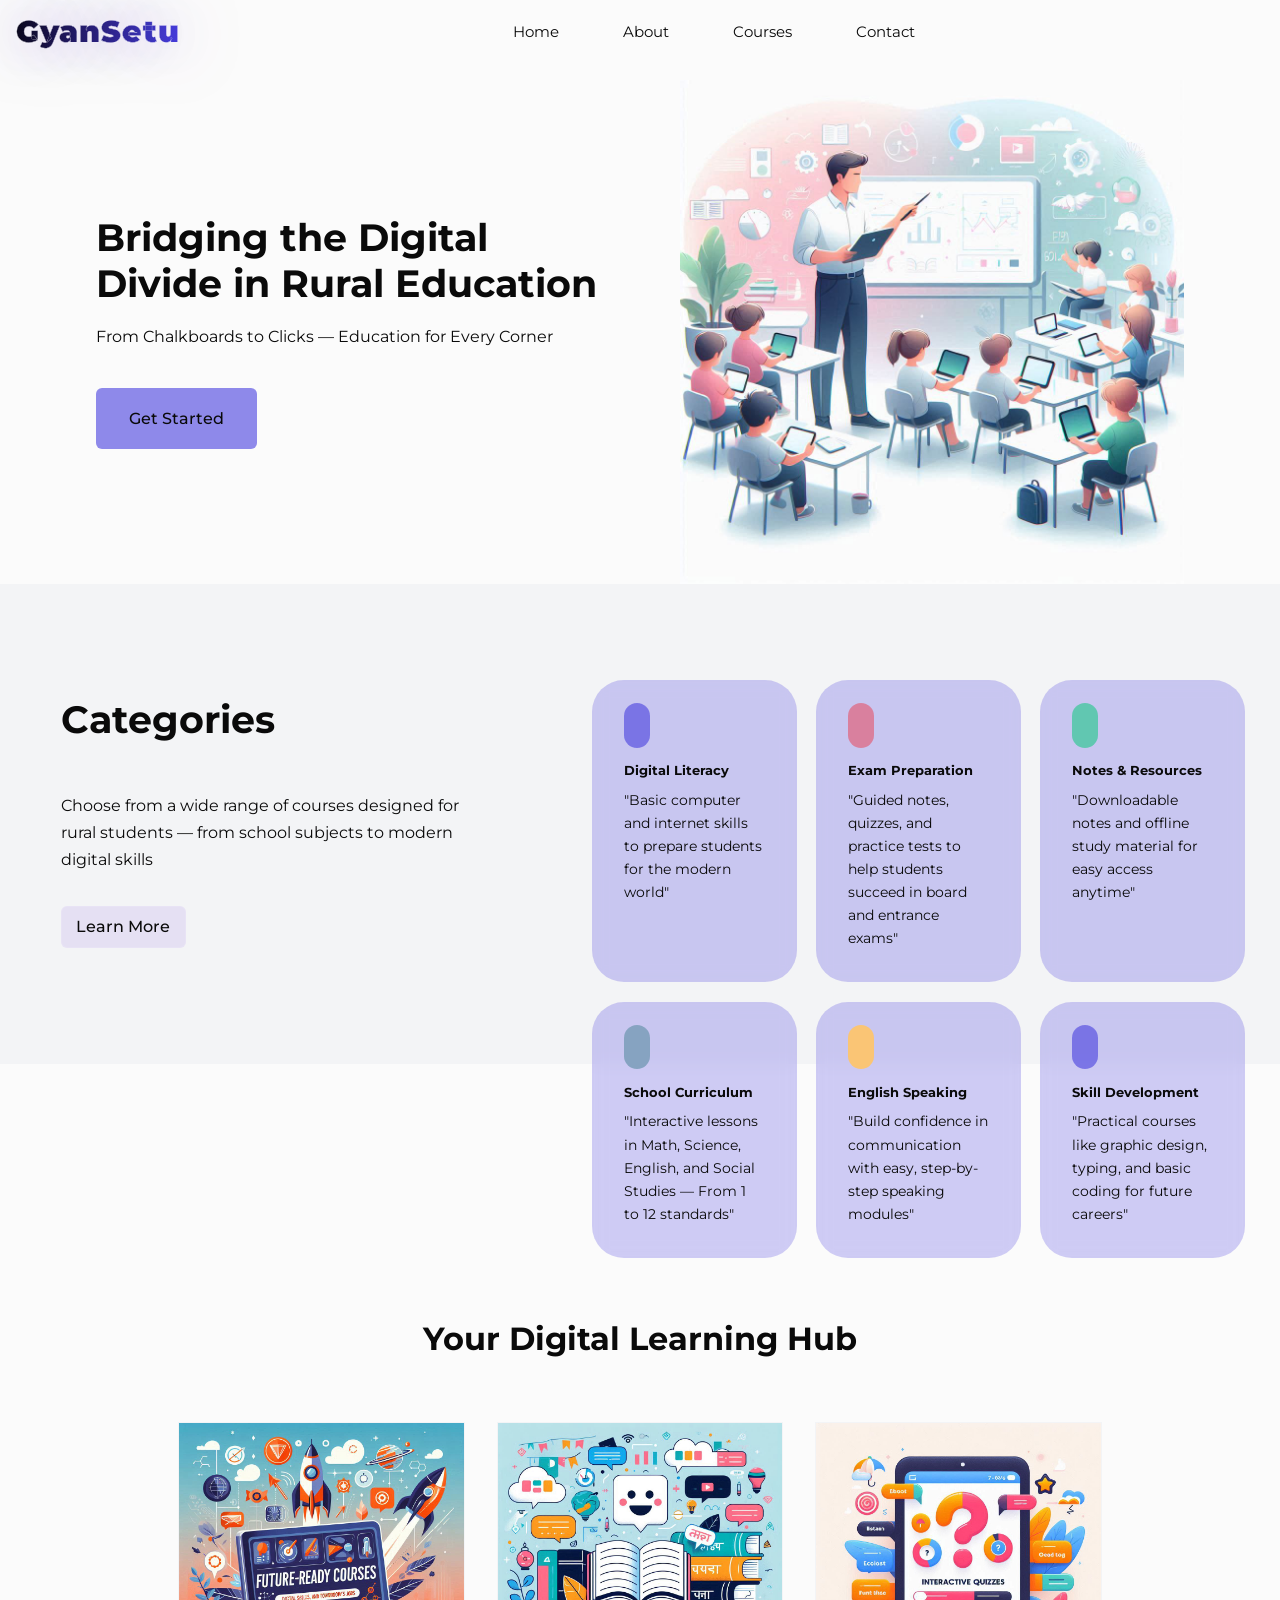
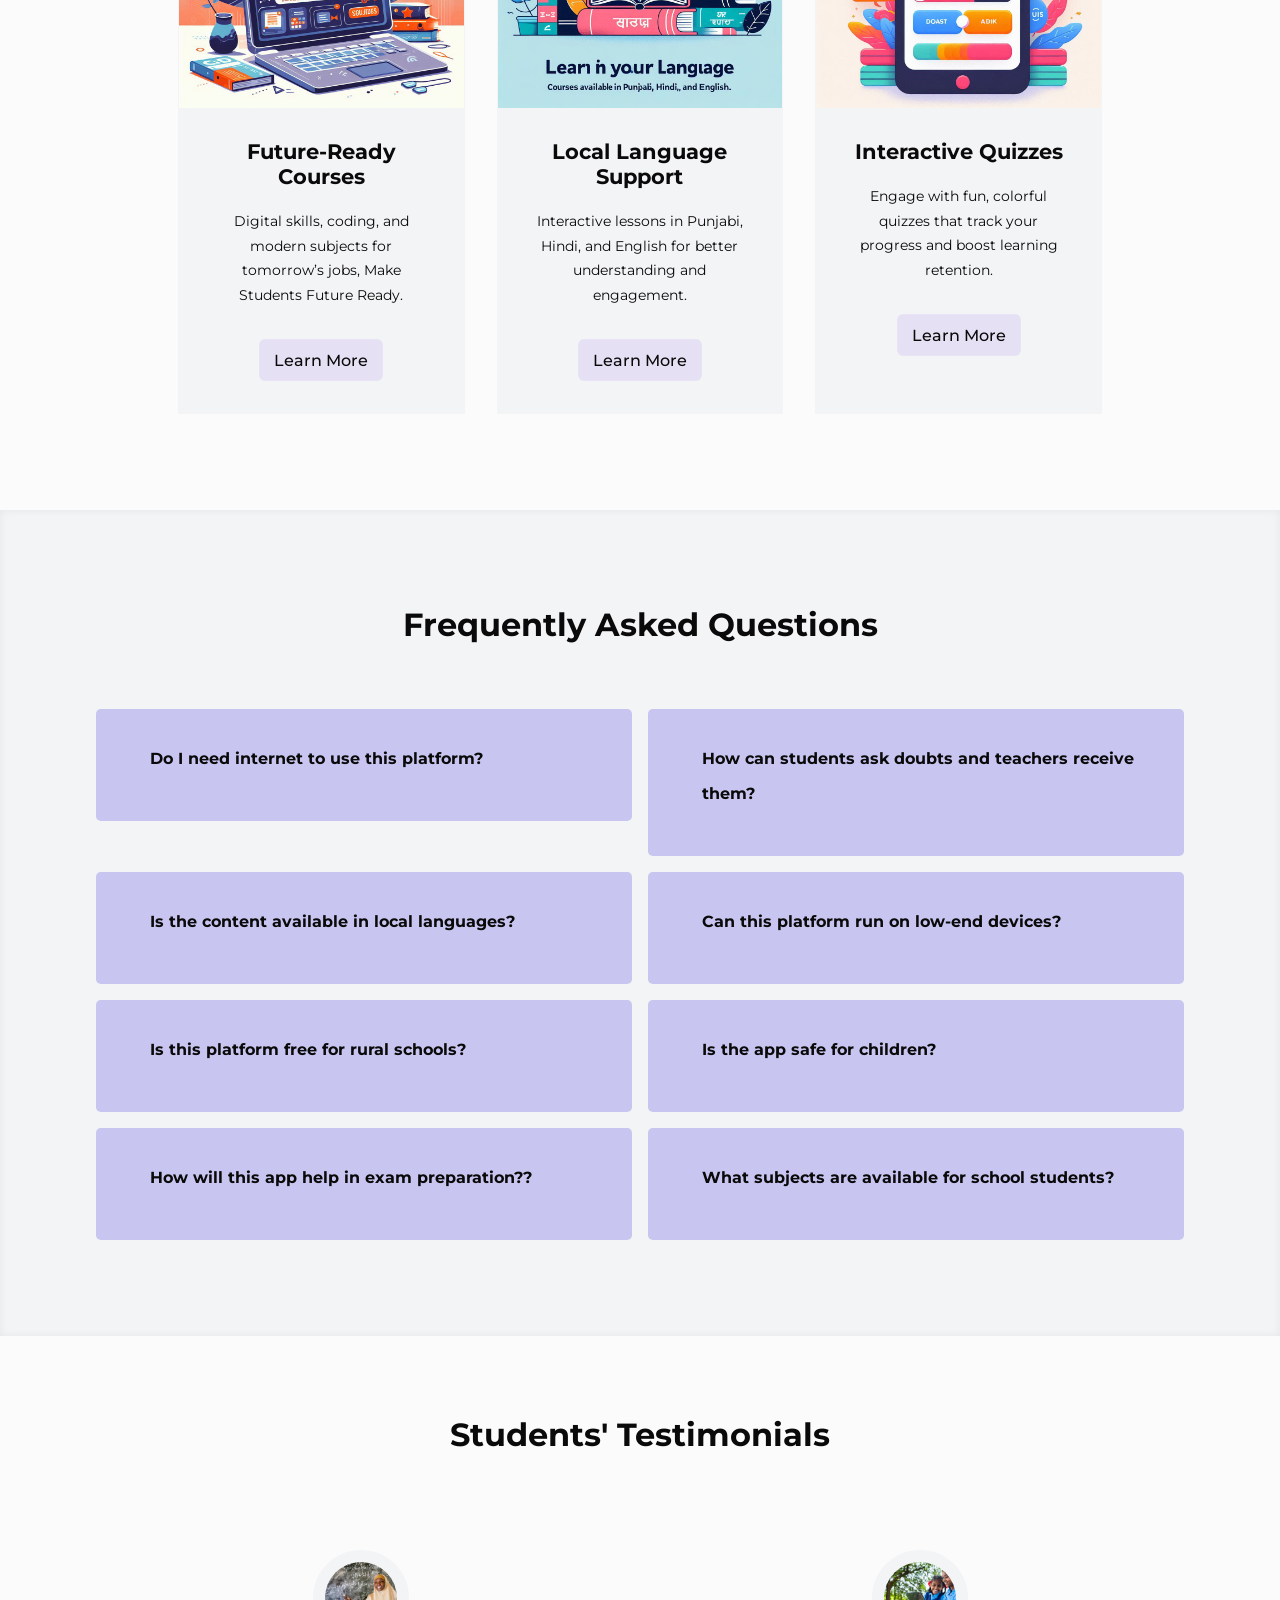
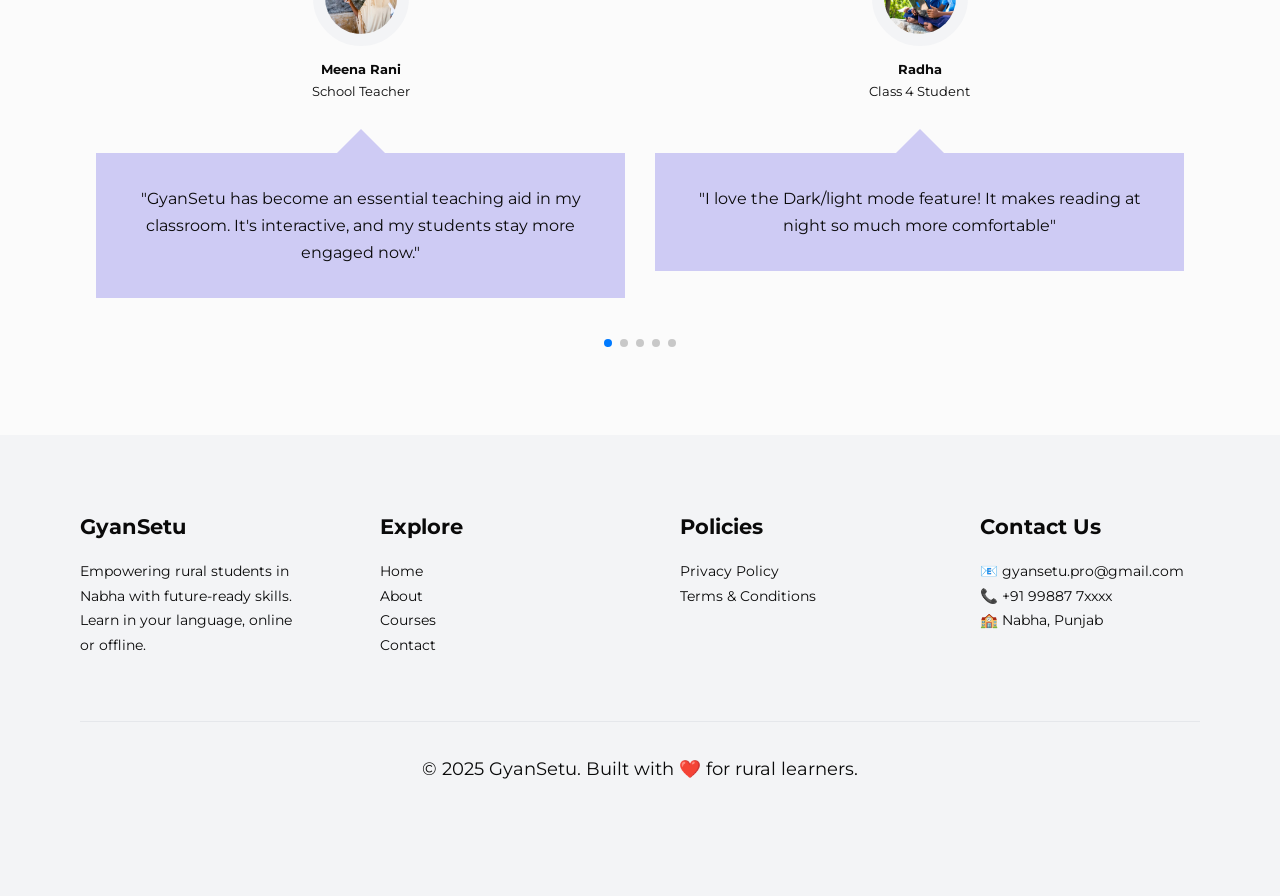
<file: index.html>
<!DOCTYPE html>
<html lang="en">
  <head>
    <meta charset="UTF-8" />
    <meta name="viewport" content="width=device-width, initial-scale=1.0" />
    <title>GyanSetu</title>
    <!-- CSS -->
    <link rel="stylesheet" href="css/style.css" />
    <link rel="icon" type="image/png" href="./images/favicon.png">

    <!-- Swiperjs  -->

    <link
      rel="stylesheet"
      href="https://cdn.jsdelivr.net/npm/swiper@11/swiper-bundle.min.css"
    />

    <!-- Fonts & Icons -->
    <link rel="preconnect" href="https://fonts.googleapis.com" />
    <link rel="preconnect" href="https://fonts.gstatic.com" crossorigin />
    <link
      href="https://fonts.googleapis.com/css2?family=Montserrat:ital,wght@0,100..900;1,100..900&display=swap"
      rel="stylesheet"
    />
    <link
      href="https://fonts.googleapis.com/css2?family=DM+Sans:ital,opsz,wght@0,9..40,100..1000;1,9..40,100..1000&display=swap"
      rel="stylesheet"
    />
    <link
      rel="stylesheet"
      href="https://unicons.iconscout.com/release/v4.2.0/css/line.css"
    />

    <script src="//translate.google.com/translate_a/element.js?cb=googleTranslateElementInit"></script>
  </head>

  <body class="dark">
    <!-- NAV -->
    <nav>
      <div class="nav_container">
        <a class="nav_logo" href="main_index.html">
          <h4>GyanSetu</h4>
        </a>

        <ul class="nav_menu">
          <li><a href="index.html">Home</a></li>
          <li><a href="about.html">About</a></li>
          <li><a href="courses.html">Courses</a></li>
          <li><a href="contact.html">Contact</a></li>
        </ul>

        <!-- Theme toggle -->
        <button id="theme-toggle" aria-label="Toggle theme"></button>
      </div>
    </nav>

    <!-- HEADER -->
    <header>
      <div class="container header_container">
        <div class="header_left">
          <h1>Bridging the Digital Divide in Rural Education</h1>
          <p>From Chalkboards to Clicks — Education for Every Corner</p>
          <a href="courses.html" class="btn btn-primary">Get Started</a>
        </div>

        <div class="header_right">
          <div class="header_right-image">
            <img
              src="./images/Designer (7).jpeg"
              alt="Illustration"
              class="theme-image light"
              loading="lazy"
            />
            <img
              src="./images/Designer (14).jpeg"
              alt="Illustration"
              class="theme-image dark"
              loading="lazy"
            />
          </div>
        </div>
      </div>
    </header>

    <!-- 888888888888888888 CATEGORIES 888888888888888888 -->

    <section class="categories">
      <div class="categories_container">
        <div class="container categories_left">
          <h1>Categories</h1>
          <p>
            Choose from a wide range of courses designed for rural students —
            from school subjects to modern digital skills
          </p>
          <a href="#" class="btn btnl">Learn More</a>
        </div>
        <div class="container categories_right">
          <article class="category">
            <span class="category_icon"
              ><i class="uil uil-desktop-alt"></i>
            </span>
            <h5>Digital Literacy</h5>
            <p>
              "Basic computer and internet skills to prepare students for the
              modern world"
            </p>
          </article>
          <article class="category">
            <span class="category_icon"><i class="uil uil-bullseye"></i> </span>
            <h5>Exam Preparation</h5>
            <p>
              "Guided notes, quizzes, and practice tests to help students
              succeed in board and entrance exams"
            </p>
          </article>
          <article class="category">
            <span class="category_icon">
              <i class="uil uil-notebooks"></i>
            </span>
            <h5>Notes & Resources</h5>
            <p>
              "Downloadable notes and offline study material for easy access
              anytime"
            </p>
          </article>
          <article class="category">
            <span class="category_icon">
              <i class="uil uil-graduation-cap"></i
            ></span>
            <h5>School Curriculum</h5>
            <p>
              "Interactive lessons in Math, Science, English, and Social Studies
              — From 1 to 12 standards"
            </p>
          </article>
          <article class="category">
            <span class="category_icon"><i class="uil uil-language"></i> </span>
            <h5>English Speaking</h5>
            <p>
              "Build confidence in communication with easy, step-by-step
              speaking modules"
            </p>
          </article>
          <article class="category">
            <span class="category_icon"
              ><i class="uil uil-brackets-curly"></i>
            </span>
            <h5>Skill Development</h5>
            <p>
              "Practical courses like graphic design, typing, and basic coding
              for future careers"
            </p>
          </article>
        </div>
      </div>
    </section>

    <!--**************** END OF CATEGORIES ************** -->

    <section class="courses">
      <div class="container couses_container">
        <h2>Your Digital Learning Hub</h2>
        <div class="container courses_container">
          <article class="course">
            <div class="course_image">
              <img
                src="./images/new11.jpeg"
                alt="Illustration"
                class="theme-image light"
                loading="lazy"
              />
              <img
                src="./images/new1.png"
                alt="Illustration"
                class="theme-image dark"
                loading="lazy"
              />
            </div>
            <div class="course_info">
              <h4>Future-Ready Courses</h4>
              <p>
                Digital skills, coding, and modern subjects for tomorrow’s jobs,
                Make Students Future Ready.
              </p>
              <a href="courses.html" class="btn btnl">Learn More </a>
            </div>
          </article>

          <article class="course">
            <div class="course_image">
              <img
                src="./images/new33.jpeg"
                alt="Illustration"
                class="theme-image light"
                loading="lazy"
              />
              <img
                src="./images/new3.png"
                alt="Illustration"
                class="theme-image dark"
                loading="lazy"
              />
            </div>
            <div class="course_info">
              <h4>Local Language Support</h4>
              <p>
                Interactive lessons in Punjabi, Hindi, and English for better
                understanding and engagement.
              </p>
              <a href="courses.html" class="btn btnl">Learn More </a>
            </div>
          </article>

          <article class="course">
            <div class="course_image">
              <img
                src="./images/new22.jpeg"
                alt="Illustration"
                class="theme-image light"
                loading="lazy"
              />
              <img
                src="./images/new2.png"
                alt="Illustration"
                class="theme-image dark"
                loading="lazy"
              />
            </div>
            <div class="course_info">
              <h4>Interactive Quizzes</h4>
              <p>
                Engage with fun, colorful quizzes that track your progress and
                boost learning retention.
              </p>
              <a href="courses.html" class="btn btnl">Learn More </a>
            </div>
          </article>
        </div>
      </div>
    </section>

    <!--**************** END OF COURSES ************** -->

    <section class="faqs">
      <h2>Frequently Asked Questions</h2>
      <div class="container faqs_container">
        <article class="faq">
          <div class="faq_icon"><i class="uil uil-angle-down"></i></div>
          <div class="question_answer">
            <h4>Do I need internet to use this platform?</h4>
            <p>
              No! Our app works offline. Once you download the content, you can
              access lessons, notes, and quizzes without internet.
            </p>
          </div>
        </article>

        <article class="faq">
          <div class="faq_icon"><i class="uil uil-angle-down"></i></div>
          <div class="question_answer">
            <h4>How can students ask doubts and teachers receive them?</h4>
            <p>
              Students can submit their doubts easily using the Contact Us
              option within the platform. All queries are automatically sent to
              the registered teacher’s email, ensuring timely guidance and
              personalized support.
            </p>
          </div>
        </article>

        <article class="faq">
          <div class="faq_icon"><i class="uil uil-angle-down"></i></div>
          <div class="question_answer">
            <h4>Is the content available in local languages?</h4>
            <p>
              Yes. Students can learn in Punjabi, Hindi, or English, making it
              easier for rural learners to understand concepts.
            </p>
          </div>
        </article>

        <article class="faq">
          <div class="faq_icon"><i class="uil uil-angle-down"></i></div>
          <div class="question_answer">
            <h4>Can this platform run on low-end devices?</h4>
            <p>
              Absolutely. The platform is optimized for entry-level smartphones
              and computers, ensuring smooth access even with poor connectivity.
            </p>
          </div>
        </article>

        <article class="faq">
          <div class="faq_icon"><i class="uil uil-angle-down"></i></div>
          <div class="question_answer">
            <h4>Is this platform free for rural schools?</h4>
            <p>
              Yes, it is designed to support government schools and rural
              communities without extra cost.
            </p>
          </div>
        </article>

        <article class="faq">
          <div class="faq_icon"><i class="uil uil-angle-down"></i></div>
          <div class="question_answer">
            <h4>Is the app safe for children?</h4>
            <p>
              Yes. The app is 100% safe, free from ads, and designed only for
              educational purposes.
            </p>
          </div>
        </article>

        <article class="faq">
          <div class="faq_icon"><i class="uil uil-angle-down"></i></div>
          <div class="question_answer">
            <h4>How will this app help in exam preparation??</h4>
            <p>
              The platform includes guided notes, practice papers, mock tests,
              and previous year question banks.
            </p>
          </div>
        </article>

        <article class="faq">
          <div class="faq_icon"><i class="uil uil-angle-down"></i></div>
          <div class="question_answer">
            <h4>What subjects are available for school students?</h4>
            <p>
              We provide interactive lessons in Math, Science, English, and
              Social Studies for classes 1–12, plus skill-based courses like
              English speaking and coding.
            </p>
          </div>
        </article>
      </div>
    </section>
    <!--************************** END OF FAQS ********************************* -->

    <section class="container testimonials_container swiper mySwiper">
      <h2>Students' Testimonials</h2>
      <div class="swiper-wrapper">
        <article class="testimonial swiper-slide">
          <div class="avatar">
            <img src="./images/stu6.jpg" alt="student1" loading="lazy" />
          </div>
          <div class="testimonial_info">
            <h5>Meena Rani</h5>
            <small>School Teacher</small>
          </div>
          <div class="testimonial_body">
            <p>
              "GyanSetu has become an essential teaching aid in my classroom.
              It's interactive, and my students stay more engaged now."
            </p>
          </div>
        </article>

        <article class="testimonial swiper-slide">
          <div class="avatar">
            <img src="./images/stu2.jpg" alt="student1" loading="lazy" />
          </div>

          <div class="testimonial_info">
            <h5>Radha</h5>
            <small>Class 4 Student</small>
          </div>
          <div class="testimonial_body">
            <p>
              "I love the Dark/light mode feature! It makes reading at night so
              much more comfortable"
            </p>
          </div>
        </article>

        <article class="testimonial swiper-slide">
          <div class="avatar">
            <img src="./images/stu3.jpg" alt="student1" loading="lazy" />
          </div>

          <div class="testimonial_info">
            <h5>Krishna kumar</h5>
            <small>Class 12 Student</small>
          </div>
          <div class="testimonial_body">
            <p>
              "I never thought I could learn coding in my village. GyanSetu made
              it possible"
            </p>
          </div>
        </article>

        <article class="testimonial swiper-slide">
          <div class="avatar">
            <img src="./images/stu5.jpg" alt="student1" loading="lazy" />
          </div>
          <div class="testimonial_info">
            <h5>Parent</h5>
            <small>of Class 6 Student</small>
          </div>
          <div class="testimonial_body">
            <p>
              "My Daughter used to fear English. After starting with GyanSetu,
              he's now writing essays on his own. It’s a huge improvement."
            </p>
          </div>
        </article>

        <article class="testimonial swiper-slide">
          <div class="avatar">
            <img src="./images/stu4.jpg" alt="student1" loading="lazy" />
          </div>

          <div class="testimonial_info">
            <h5>More Voices</h5>
            <small>Coming Soon</small>
          </div>
          <div class="testimonial_body">
            <p>
              "More stories coming soon from students in Mehas, Bhadson,
              Amargarh, and nearby schools...""
            </p>
          </div>
        </article>
      </div>
      <div class="swiper-pagination"></div>
    </section>
    <!-- ************************** END OF TESTIMONIALS ********************************* -->

    <footer>
      <div class="footer_container">
        <div class="footer_about">
          <h4>GyanSetu</h4>
          <p>
            Empowering rural students in Nabha with future-ready skills. Learn
            in your language, online or offline.
          </p>
        </div>

        <div class="footer_links">
          <h4>Explore</h4>
          <ul>
            <li><a href="index.html">Home</a></li>
            <li><a href="about.html">About</a></li>
            <li><a href="courses.html">Courses</a></li>
            <li><a href="contact.html">Contact</a></li>
          </ul>
        </div>

        <div class="footer_policy">
          <h4>Policies</h4>
          <ul>
            <li><a href="#">Privacy Policy</a></li>
            <li><a href="#">Terms & Conditions</a></li>
          </ul>
        </div>

        <div class="footer_contact">
          <h4>Contact Us</h4>
          <p>📧 gyansetu.pro@gmail.com</p>
          <p>📞 +91 99887 7xxxx</p>
          <p>🏫 Nabha, Punjab</p>
        </div>
      </div>

      <div class="footer_copyright">
        <p>© 2025 GyanSetu. Built with ❤️ for rural learners.</p>
      </div>
    </footer>

    <script src="https://cdn.jsdelivr.net/npm/swiper@11/swiper-bundle.min.js"></script>
    <script src="main.js"></script>

    <script>
      // Initialize Swiper
      var swiper = new Swiper(".mySwiper", {
        slidesPerView: 1,
        spaceBetween: 30,
        loop: true,
        autoplay: {
          delay: 2000,
          disableOnInteraction: false,
        },
        pagination: {
          el: ".swiper-pagination",
          clickable: true,
        },
        breakpoints: {
          600: {
            slidesPerView: 2,
          },
        },
      });

      // Stop autoplay initially
      swiper.autoplay.stop();

      // Trigger autoplay when testimonials section enters view
      const testimonialSection = document.querySelector(
        ".testimonials_container.mySwiper"
      );
      if (testimonialSection) {
        const observer = new IntersectionObserver(
          (entries) => {
            entries.forEach((entry) => {
              if (entry.isIntersecting) {
                swiper.autoplay.start();
              } else {
                swiper.autoplay.stop();
              }
            });
          },
          {
            threshold: 0.5, // adjust as needed
          }
        );

        observer.observe(testimonialSection);
      }
    </script>
    <script type="text/javascript">
    (function (l) {
      if (l.search[1] === "/") {
        var decoded = l.search
          .slice(1)
          .split("&")
          .map(function (s) {
            return s.replace(/~and~/g, "&");
          })
          .join("?");
        window.history.replaceState(
          null,
          null,
          l.pathname.slice(0, -1) + decoded + l.hash
        );
      }
    })(window.location);
  </script>
  </body>
</html>
</file>
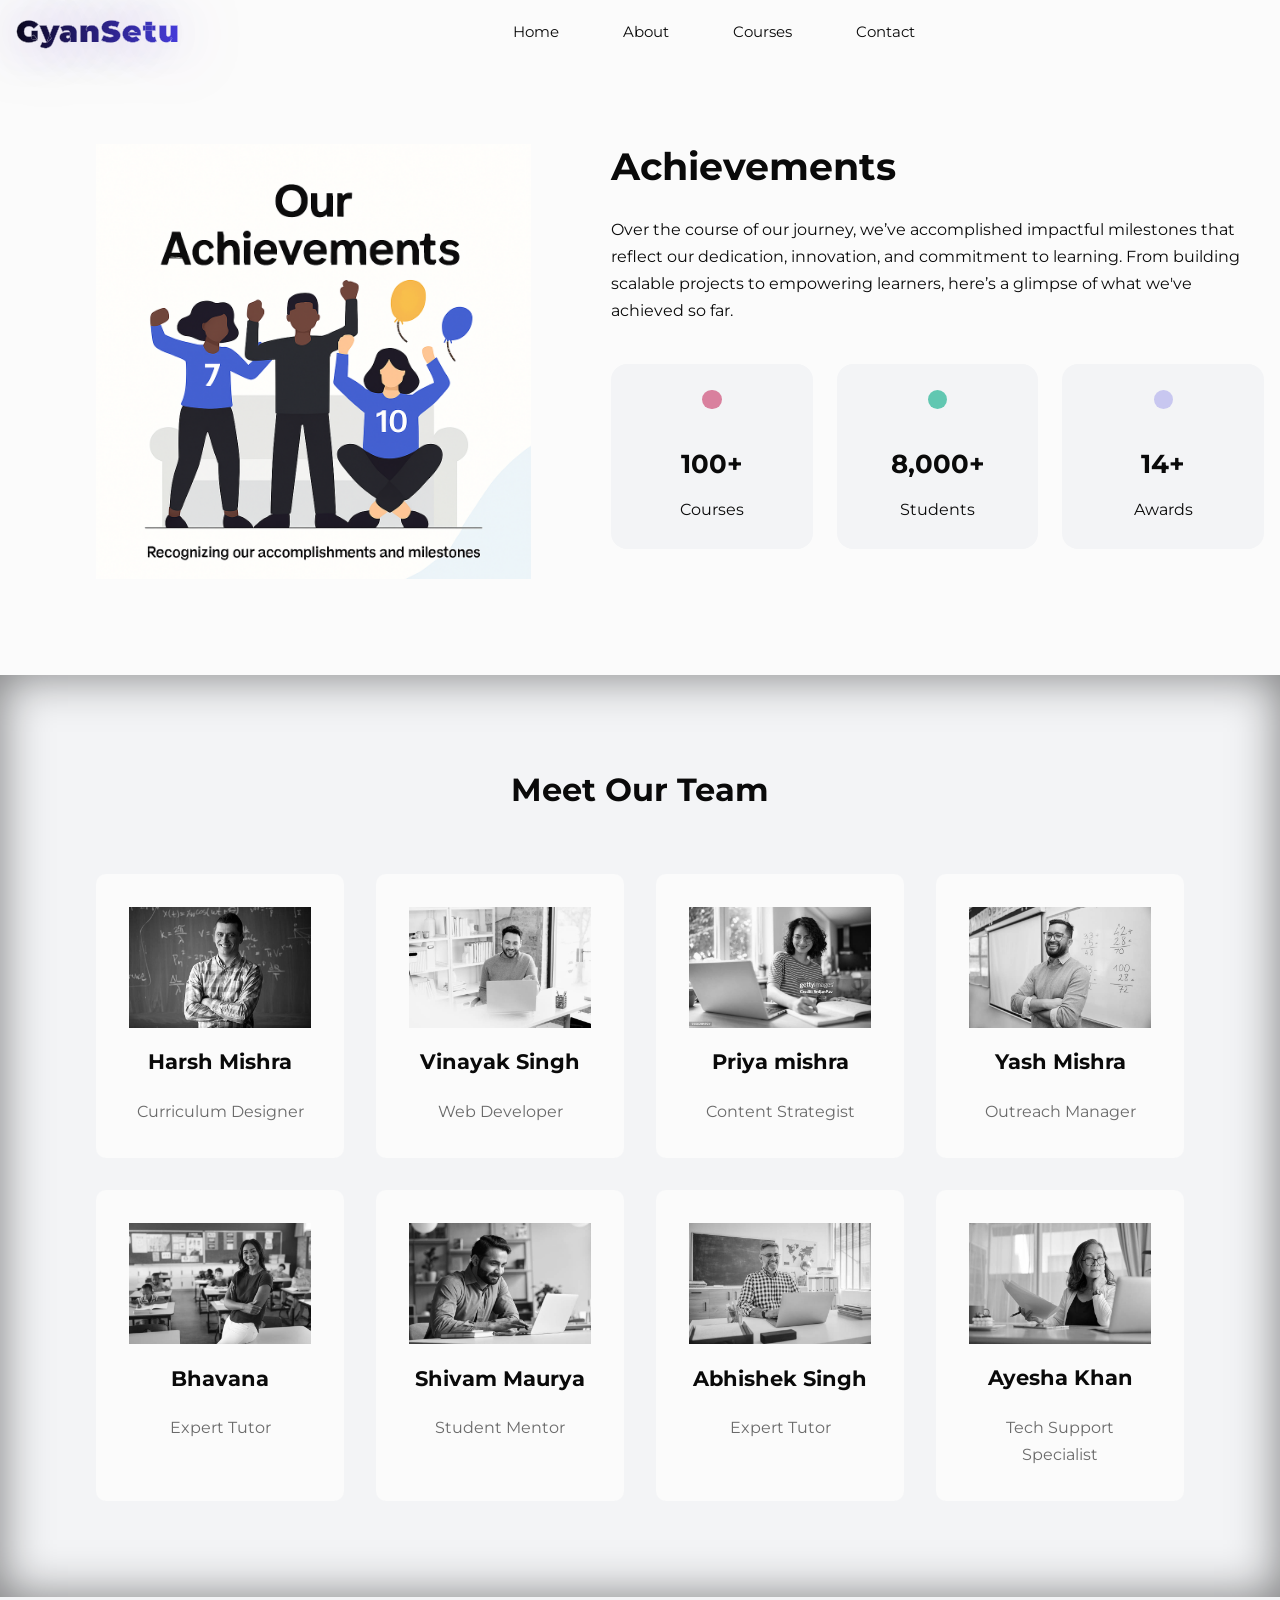
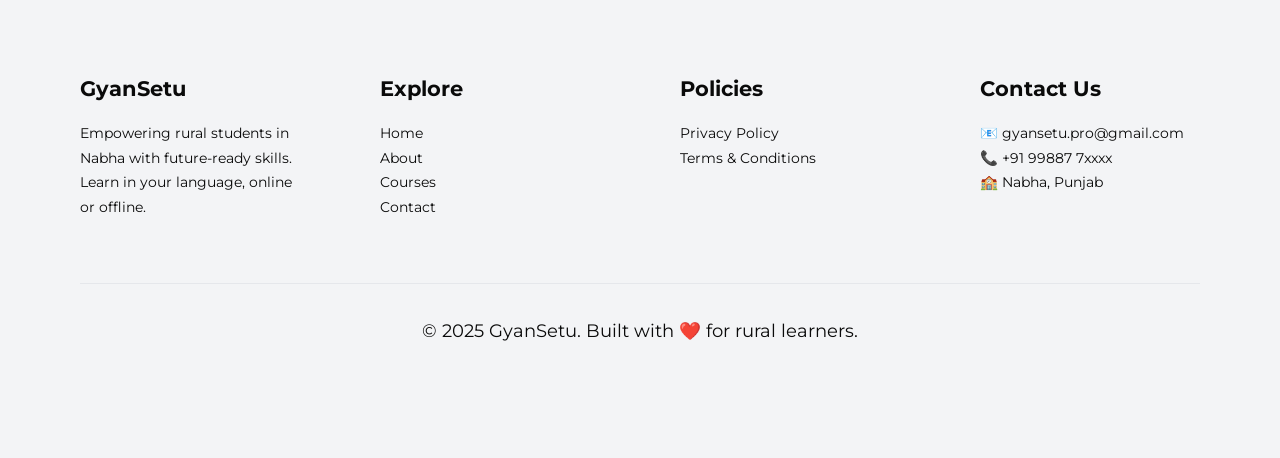
<file: about.html>
<!DOCTYPE html>
<html lang="en">
  <head>
    <meta charset="UTF-8" />
    <meta name="viewport" content="width=device-width, initial-scale=1.0" />
    <title>GyanSetu</title>
    <!-- CSS -->
    <link rel="stylesheet" href="css/style.css" />
    <link rel="stylesheet" href="css/about.css" />
    <link rel="icon" type="image/png" href="./images/favicon.png" />

    <!-- Fonts & Icons -->
    <link rel="preconnect" href="https://fonts.googleapis.com" />
    <link rel="preconnect" href="https://fonts.gstatic.com" crossorigin />
    <link
      href="https://fonts.googleapis.com/css2?family=Montserrat:ital,wght@0,100..900;1,100..900&display=swap"
      rel="stylesheet"
    />
    <link
      href="https://fonts.googleapis.com/css2?family=DM+Sans:ital,opsz,wght@0,9..40,100..1000;1,9..40,100..1000&display=swap"
      rel="stylesheet"
    />
    <link
      rel="stylesheet"
      href="https://unicons.iconscout.com/release/v4.2.0/css/line.css"
    />

    <script src="//translate.google.com/translate_a/element.js?cb=googleTranslateElementInit"></script>
  </head>

  <body class="dark">
    <!-- NAV -->
    <nav>
      <div class="nav_container">
        <a class="nav_logo" href="main_index.html">
          <h4>GyanSetu</h4>
        </a>

        <ul class="nav_menu">
          <li><a href="index.html">Home</a></li>
          <li><a href="about.html">About</a></li>
          <li><a href="courses.html">Courses</a></li>
          <li><a href="contact.html">Contact</a></li>
        </ul>

        <!-- Theme toggle -->
        <button id="theme-toggle" aria-label="Toggle theme"></button>
      </div>
    </nav>
    <!-- *********************** End of NAV************************************** -->

    <section class="about_achievements">
      <div class="container about_achievements-container">
        <div class="about_achievements-left">
          <img
            src="./images/about2.png"
            alt="Illustration"
            class="theme-image light"
            loading="lazy"
          />
          <img
            src="./images/about1.png"
            alt="Illustration"
            class="theme-image dark"
            loading="lazy"
          />
        </div>

        <div class="about_achievements-right">
          <h1>Achievements</h1>
          <p>
            Over the course of our journey, we’ve accomplished impactful
            milestones that reflect our dedication, innovation, and commitment
            to learning. From building scalable projects to empowering learners,
            here’s a glimpse of what we've achieved so far.
          </p>
          <div class="achievements_cards">
            <article class="achievement_card">
              <span class="achievement_icon">
                <i class="uil uil-airplay"></i>
              </span>
              <h3>100+</h3>
              <p>Courses</p>
            </article>

            <article class="achievement_card">
              <span class="achievement_icon"
                ><i class="uil uil-users-alt"></i>
              </span>
              <h3>8,000+</h3>
              <p>Students</p>
            </article>

            <article class="achievement_card">
              <span class="achievement_icon"
                ><i class="uil uil-trophy"></i
              ></span>
              <h3>14+</h3>
              <p>Awards</p>
            </article>
          </div>
        </div>
      </div>
    </section>
    <!-- *********************** End of About Achievements************************************** -->

    <section class="team">
      <h2>Meet Our Team</h2>
      <div class="container team_container">
        <article class="team_member">
          <div class="team_member-image">
            <img src="./images/t1.jpg" alt="teacher" />
          </div>
          <div class="team_member-info">
            <h4>Harsh Mishra</h4>
            <p>Curriculum Designer</p>
          </div>
          <div class="team_member-socials">
            <a href="https://instagram.com" target="" _blank
              ><i class="uil uil-instagram"></i
            ></a>
            <a href="https://linkedin.com" target="" _blank
              ><i class="uil uil-linkedin"></i
            ></a>
            <a href="https://twitter.com" target="" _blank
              ><i class="uil uil-twitter"></i
            ></a>
          </div>
        </article>

        <article class="team_member">
          <div class="team_member-image">
            <img src="./images/t2.jpg" alt="teacher" />
          </div>
          <div class="team_member-info">
            <h4>Vinayak Singh</h4>
            <p>Web Developer</p>
          </div>
          <div class="team_member-socials">
            <a href="https://instagram.com" target="" _blank
              ><i class="uil uil-instagram"></i
            ></a>
            <a href="https://linkedin.com" target="" _blank
              ><i class="uil uil-linkedin"></i
            ></a>
            <a href="https://twitter.com" target="" _blank
              ><i class="uil uil-twitter"></i
            ></a>
          </div>
        </article>

        <article class="team_member">
          <div class="team_member-image">
            <img src="./images/t3.jpg" alt="teacher" />
          </div>
          <div class="team_member-info">
            <h4>Priya mishra</h4>
            <p>Content Strategist</p>
          </div>
          <div class="team_member-socials">
            <a href="https://instagram.com" target="" _blank
              ><i class="uil uil-instagram"></i
            ></a>
            <a href="https://linkedin.com" target="" _blank
              ><i class="uil uil-linkedin"></i
            ></a>
            <a href="https://twitter.com" target="" _blank
              ><i class="uil uil-twitter"></i
            ></a>
          </div>
        </article>

        <article class="team_member">
          <div class="team_member-image">
            <img src="./images/t4.jpg" alt="teacher" />
          </div>
          <div class="team_member-info">
            <h4>Yash Mishra</h4>
            <p>Outreach Manager</p>
          </div>
          <div class="team_member-socials">
            <a href="https://instagram.com" target="" _blank
              ><i class="uil uil-instagram"></i
            ></a>
            <a href="https://linkedin.com" target="" _blank
              ><i class="uil uil-linkedin"></i
            ></a>
            <a href="https://twitter.com" target="" _blank
              ><i class="uil uil-twitter"></i
            ></a>
          </div>
        </article>

        <article class="team_member">
          <div class="team_member-image">
            <img src="./images/t5.jpg" alt="teacher" />
          </div>
          <div class="team_member-info">
            <h4>Bhavana</h4>
            <p>Expert Tutor</p>
          </div>
          <div class="team_member-socials">
            <a href="https://instagram.com" target="" _blank
              ><i class="uil uil-instagram"></i
            ></a>
            <a href="https://linkedin.com" target="" _blank
              ><i class="uil uil-linkedin"></i
            ></a>
            <a href="https://twitter.com" target="" _blank
              ><i class="uil uil-twitter"></i
            ></a>
          </div>
        </article>

        <article class="team_member">
          <div class="team_member-image">
            <img src="./images/t6.jpg" alt="teacher" />
          </div>
          <div class="team_member-info">
            <h4>Shivam Maurya</h4>
            <p>Student Mentor</p>
          </div>
          <div class="team_member-socials">
            <a href="https://instagram.com" target="" _blank
              ><i class="uil uil-instagram"></i
            ></a>
            <a href="https://linkedin.com" target="" _blank
              ><i class="uil uil-linkedin"></i
            ></a>
            <a href="https://twitter.com" target="" _blank
              ><i class="uil uil-twitter"></i
            ></a>
          </div>
        </article>

        <article class="team_member">
          <div class="team_member-image">
            <img src="./images/t7.jpg" alt="teacher" />
          </div>
          <div class="team_member-info">
            <h4>Abhishek Singh</h4>
            <p>Expert Tutor</p>
          </div>
          <div class="team_member-socials">
            <a href="https://instagram.com" target="" _blank
              ><i class="uil uil-instagram"></i
            ></a>
            <a href="https://linkedin.com" target="" _blank
              ><i class="uil uil-linkedin"></i
            ></a>
            <a href="https://twitter.com" target="" _blank
              ><i class="uil uil-twitter"></i
            ></a>
          </div>
        </article>

        <article class="team_member">
          <div class="team_member-image">
            <img src="./images/t8.jpg" alt="teacher" />
          </div>
          <div class="team_member-info">
            <h4>Ayesha Khan</h4>
            <p>Tech Support Specialist</p>
          </div>
          <div class="team_member-socials">
            <a href="https://instagram.com" target="" _blank
              ><i class="uil uil-instagram"></i
            ></a>
            <a href="https://linkedin.com" target="" _blank
              ><i class="uil uil-linkedin"></i
            ></a>
            <a href="https://twitter.com" target="" _blank
              ><i class="uil uil-twitter"></i
            ></a>
          </div>
        </article>
      </div>
    </section>
    <!-- *********************** End of Team Section************************************** -->















    <footer>
      <div class="footer_container">
        <div class="footer_about">
          <h4>GyanSetu</h4>
          <p>
            Empowering rural students in Nabha with future-ready skills. Learn
            in your language, online or offline.
          </p>
        </div>

        <div class="footer_links">
          <h4>Explore</h4>
          <ul>
            <li><a href="index.html">Home</a></li>
            <li><a href="about.html">About</a></li>
            <li><a href="courses.html">Courses</a></li>
            <li><a href="contact.html">Contact</a></li>
          </ul>
        </div>

        <div class="footer_policy">
          <h4>Policies</h4>
          <ul>
            <li><a href="#">Privacy Policy</a></li>
            <li><a href="#">Terms & Conditions</a></li>
          </ul>
        </div>

        <div class="footer_contact">
          <h4>Contact Us</h4>
          <p>📧 gyansetu.pro@gmail.com</p>
          <p>📞 +91 99887 7xxxx</p>
          <p>🏫 Nabha, Punjab</p>
        </div>
      </div>

      <div class="footer_copyright">
        <p>© 2025 GyanSetu. Built with ❤️ for rural learners.</p>
      </div>
    </footer>

    <script src="https://cdn.jsdelivr.net/npm/swiper@11/swiper-bundle.min.js"></script>
    <script src="main.js"></script>
  </body>
</html>
</file>
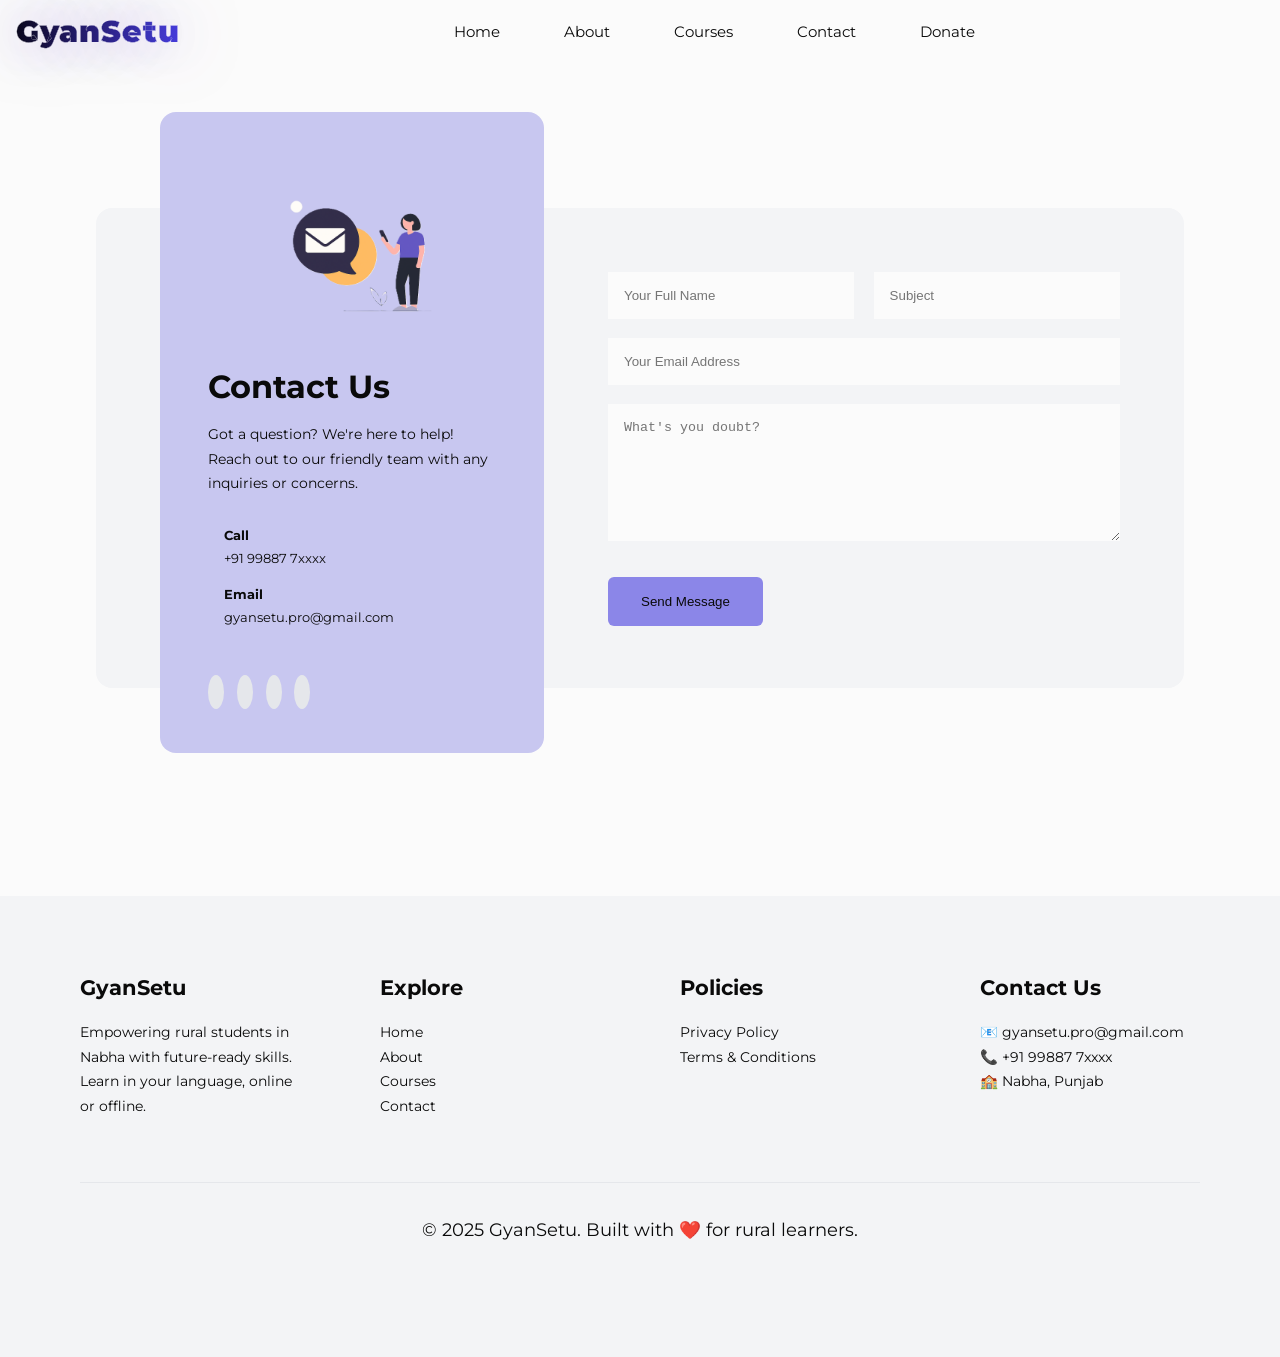
<file: contact.html>
<!DOCTYPE html>
<html lang="en">
  <head>
    <meta charset="UTF-8" />
    <meta name="viewport" content="width=device-width, initial-scale=1.0" />
    <title>GyanSetu</title>
    <!-- CSS -->
    <link rel="stylesheet" href="css/style.css" />
    <link rel="stylesheet" href="css/contact.css" />
    <link rel="icon" type="image/png" href="./images/favicon.png" />

    <!-- Fonts & Icons -->
    <link rel="preconnect" href="https://fonts.googleapis.com" />
    <link rel="preconnect" href="https://fonts.gstatic.com" crossorigin />
    <link
      href="https://fonts.googleapis.com/css2?family=Montserrat:ital,wght@0,100..900;1,100..900&display=swap"
      rel="stylesheet"
    />
    <link
      href="https://fonts.googleapis.com/css2?family=DM+Sans:ital,opsz,wght@0,9..40,100..1000;1,9..40,100..1000&display=swap"
      rel="stylesheet"
    />
    <link
      rel="stylesheet"
      href="https://unicons.iconscout.com/release/v4.2.0/css/line.css"
    />

    <script src="//translate.google.com/translate_a/element.js?cb=googleTranslateElementInit"></script>
  </head>

  <body class="dark">
    <!-- NAV -->
    <nav>
      <div class="nav_container">
        <a class="nav_logo" href="main_index.html">
          <h4>GyanSetu</h4>
        </a>

        <ul class="nav_menu">
          <li><a href="index.html">Home</a></li>
          <li><a href="about.html">About</a></li>
          <li><a href="courses.html">Courses</a></li>
          <li><a href="contact.html">Contact</a></li>
          <li><a href="donation.html">Donate</a></li>
        </ul>

        <!-- Theme toggle -->
        <button id="theme-toggle" aria-label="Toggle theme"></button>
      </div>
    </nav>

    <!-- *********************** End of NAV**************************************
     
    
    -->

    <section class="contact">
      <div class="container contact_container">
        <aside class="contact_aside">
          <div class="aside_image">
            <img
              src="./images/us2.png"
              alt="Illustration"
              class="theme-image light"
              loading="lazy"
            />
            <img
              src="./images/us.png"
              alt="Illustration"
              class="theme-image dark"
              loading="lazy"
            />
          </div>
          <h2>Contact Us</h2>
          <p>
            Got a question? We're here to help! Reach out to our friendly team
            with any inquiries or concerns.
          </p>
          <ul class="contact_details">
            <li>
              <i class="uil uil-phone"></i>
              <div class="text">
                <h5>Call</h5>
                <small> +91 99887 7xxxx</small>
              </div>
            </li>
            <li>
              <i class="uil uil-envelope"></i>
              <div class="text">
                <h5>Email</h5>
                <small> gyansetu.pro@gmail.com</small>
              </div>
            </li>
          </ul>
          <ul class="contact_socials">
            <li>
              <a target="_blank" href="https://www.facebook.com/">
                <i class="uil uil-facebook-f"></i>
              </a>
            </li>
            <li>
              <a target="_blank" href="https://www.instagram.com">
                <i class="uil uil-instagram-alt"></i>
              </a>
            </li>
            <li>
              <a target="_blank" href="https://linkedin.com">
                <i class="uil uil-linkedin-alt"></i>
              </a>
            </li>
            <li>
              <a target="_blank" href="https://twitter.com">
                <i class="uil uil-twitter"></i>
              </a>
            </li>
          </ul>
        </aside>

        <form action="https://formspree.io/f/xwpnyorg" method="POST" class="contact_form">
          <div class="form_name">
            <input type="text" name="name" placeholder="Your Full Name" required />
            <input type="text" name="name" placeholder="Subject" required />
          </div>
          <input
            type="email"
            name="email"
            placeholder="Your Email Address"
            required
          />
         
          <textarea
            name="message"
            rows="7"
            placeholder="What's you doubt?"
            required
          ></textarea>
          <button type="submit" class="btn btn-primary">Send Message</button>
        </form>
      </div>
    </section>






    <footer>
      <div class="footer_container">
        <div class="footer_about">
          <h4>GyanSetu</h4>
          <p>
            Empowering rural students in Nabha with future-ready skills. Learn
            in your language, online or offline.
          </p>
        </div>

        <div class="footer_links">
          <h4>Explore</h4>
          <ul>
            <li><a href="index.html">Home</a></li>
            <li><a href="about.html">About</a></li>
            <li><a href="courses.html">Courses</a></li>
            <li><a href="contact.html">Contact</a></li>
          </ul>
        </div>

        <div class="footer_policy">
          <h4>Policies</h4>
          <ul>
            <li><a href="#">Privacy Policy</a></li>
            <li><a href="#">Terms & Conditions</a></li>
          </ul>
        </div>

        <div class="footer_contact">
          <h4>Contact Us</h4>
          <p>📧 gyansetu.pro@gmail.com</p>
          <p>📞 +91 99887 7xxxx</p>
          <p>🏫 Nabha, Punjab</p>
        </div>
      </div>

      <div class="footer_copyright">
        <p>© 2025 GyanSetu. Built with ❤️ for rural learners.</p>
      </div>
    </footer>

    <script src="https://cdn.jsdelivr.net/npm/swiper@11/swiper-bundle.min.js"></script>
    <script src="main.js"></script>
  </body>
</html>
</file>
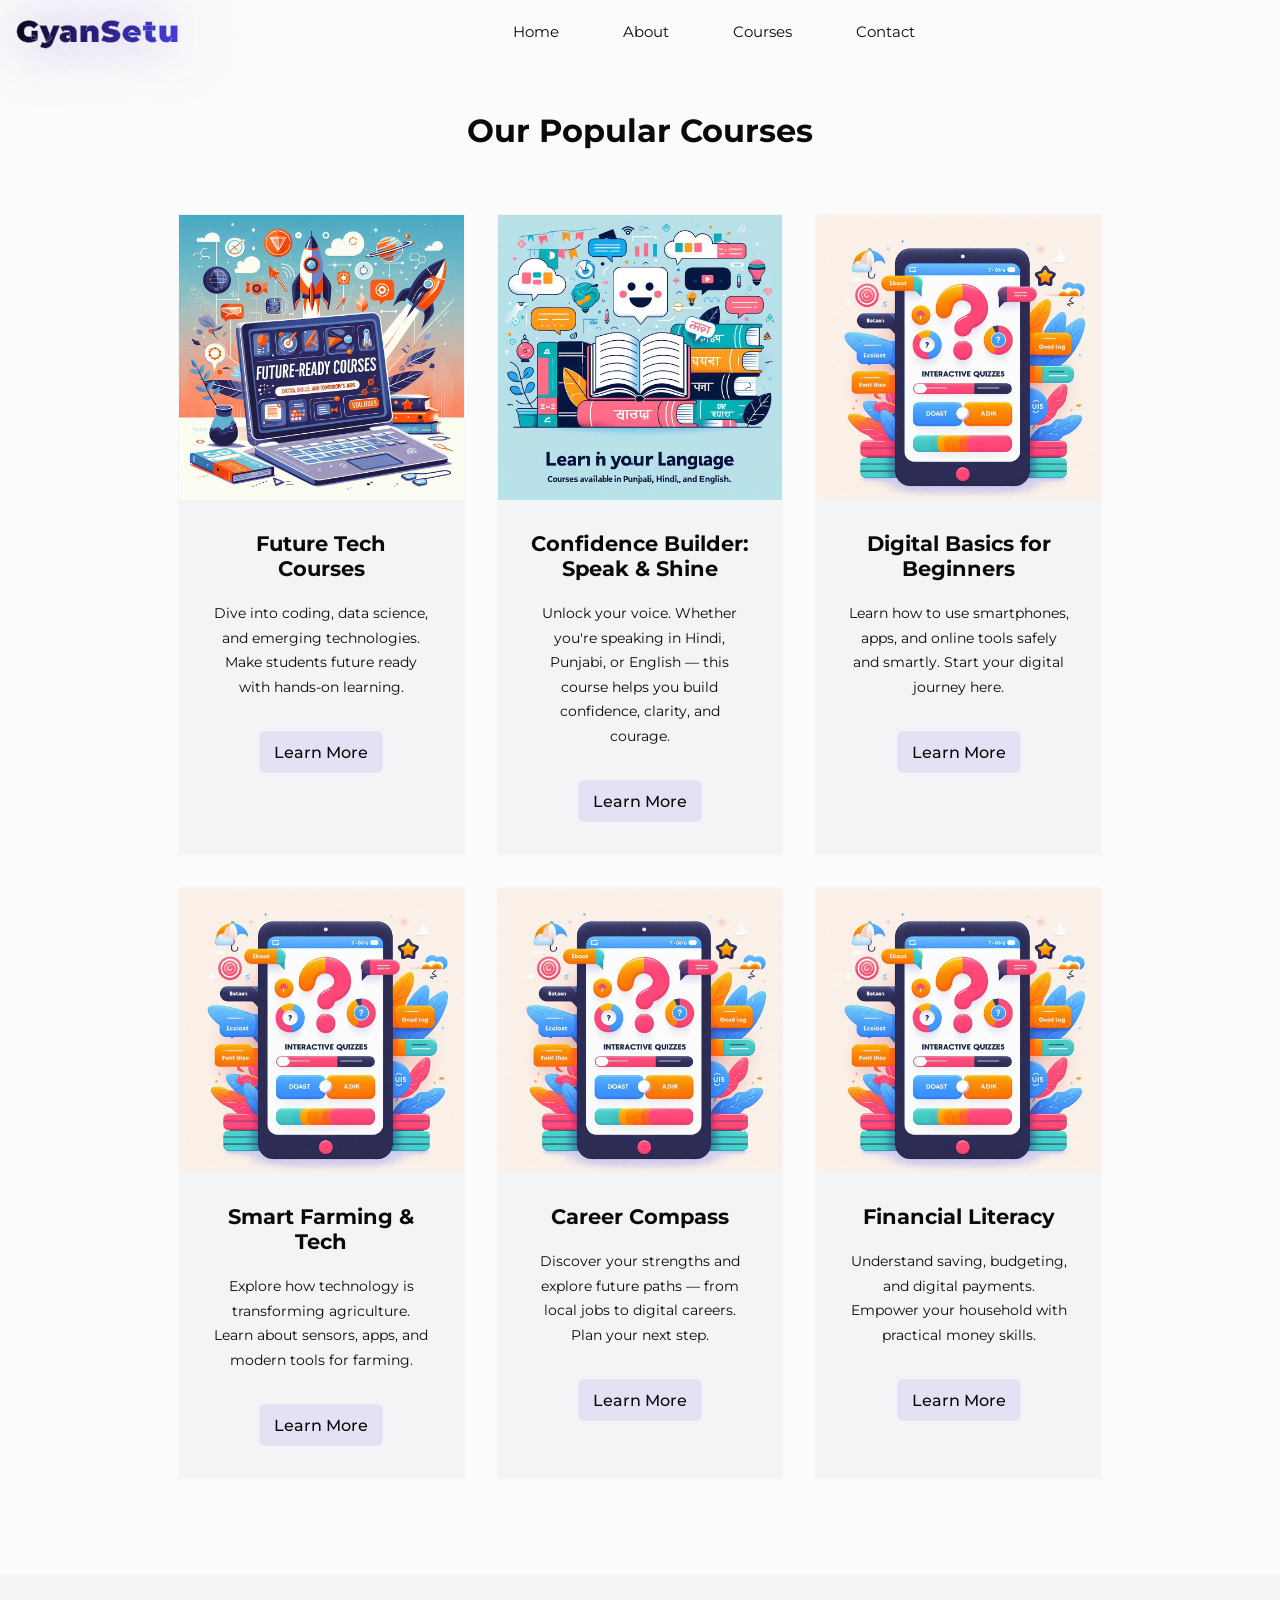
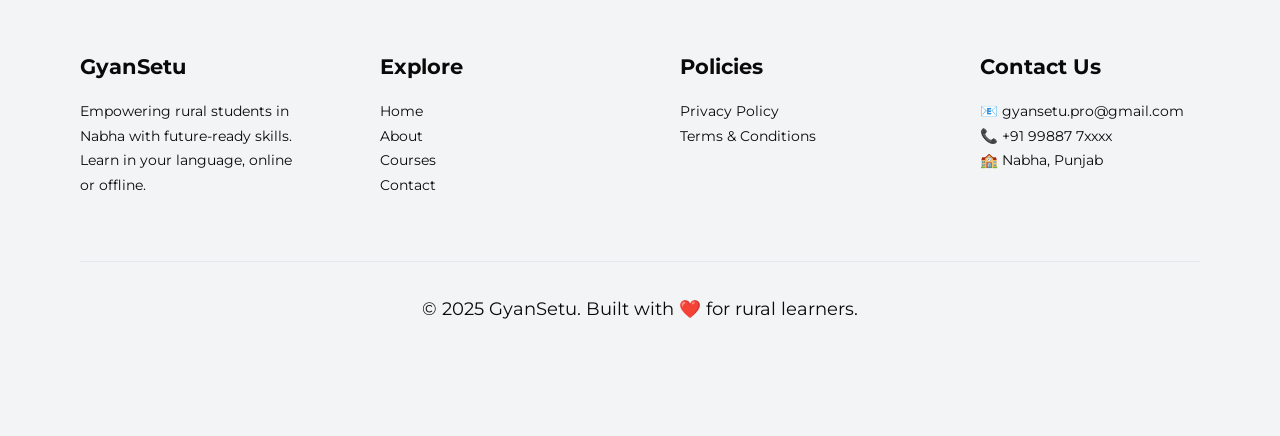
<file: courses.html>
<!DOCTYPE html>
<html lang="en">
  <head>
    <meta charset="UTF-8" />
    <meta name="viewport" content="width=device-width, initial-scale=1.0" />
    <title>GyanSetu</title>
    <!-- CSS -->
    <link rel="stylesheet" href="css/style.css" />
    <style>
      .courses {
        margin-top: 1rem;
        text-align: center;
      }
    </style>
    <link rel="icon" type="image/png" href="./images/favicon.png" />

    <!-- Fonts & Icons -->
    <link rel="preconnect" href="https://fonts.googleapis.com" />
    <link rel="preconnect" href="https://fonts.gstatic.com" crossorigin />
    <link
      href="https://fonts.googleapis.com/css2?family=Montserrat:ital,wght@0,100..900;1,100..900&display=swap"
      rel="stylesheet"
    />
    <link
      href="https://fonts.googleapis.com/css2?family=DM+Sans:ital,opsz,wght@0,9..40,100..1000;1,9..40,100..1000&display=swap"
      rel="stylesheet"
    />
    <link
      rel="stylesheet"
      href="https://unicons.iconscout.com/release/v4.2.0/css/line.css"
    />

    <script src="//translate.google.com/translate_a/element.js?cb=googleTranslateElementInit"></script>
  </head>

  <body class="dark">
    <!-- NAV -->
    <nav>
      <div class="nav_container">
        <a class="nav_logo" href="main_index.html">
          <h4>GyanSetu</h4>
        </a>

        <ul class="nav_menu">
          <li><a href="index.html">Home</a></li>
          <li><a href="about.html">About</a></li>
          <li><a href="courses.html">Courses</a></li>
          <li><a href="contact.html">Contact</a></li>
        </ul>


        <!-- Theme toggle -->
        <button id="theme-toggle" aria-label="Toggle theme"></button>
      </div>
    </nav>

    <!-- *********************** End of NAV**************************************
     
    -->

    <section class="courses">
      <div class="container couses_container">
        <h2>Our Popular Courses</h2>
        <div class="container courses_container">
          <article class="course">
            <div class="course_image">
              <img
                src="./images/new11.jpeg"
                alt="Illustration"
                class="theme-image light"
                loading="lazy"
              />
              <img
                src="./images/new1.png"
                alt="Illustration"
                class="theme-image dark"
                loading="lazy"
              />
            </div>
            <div class="course_info">
              <h4>Future Tech Courses</h4>
              <p>
                Dive into coding, data science, and emerging technologies. Make
                students future ready with hands-on learning.
              </p>
              <a href="courses.html" class="btn btnl">Learn More </a>
            </div>
          </article>

          <article class="course">
            <div class="course_image">
              <img
                src="./images/new33.jpeg"
                alt="Illustration"
                class="theme-image light"
                loading="lazy"
              />
              <img
                src="./images/new3.png"
                alt="Illustration"
                class="theme-image dark"
                loading="lazy"
              />
            </div>
            <div class="course_info">
              <h4>Confidence Builder: Speak & Shine</h4>
              <p>
                Unlock your voice. Whether you're speaking in Hindi, Punjabi, or
                English — this course helps you build confidence, clarity, and
                courage.
              </p>
              <a href="courses.html" class="btn btnl">Learn More </a>
            </div>
          </article>

          <article class="course">
            <div class="course_image">
              <img
                src="./images/new22.jpeg"
                alt="Illustration"
                class="theme-image light"
                loading="lazy"
              />
              <img
                src="./images/new2.png"
                alt="Illustration"
                class="theme-image dark"
                loading="lazy"
              />
            </div>
            <div class="course_info">
              <h4>Digital Basics for Beginners</h4>
              <p>
                Learn how to use smartphones, apps, and online tools safely and
                smartly. Start your digital journey here.
              </p>
              <a href="courses.html" class="btn btnl">Learn More </a>
            </div>
          </article>

          <article class="course">
            <div class="course_image">
              <img
                src="./images/new22.jpeg"
                alt="Illustration"
                class="theme-image light"
                loading="lazy"
              />
              <img
                src="./images/new2.png"
                alt="Illustration"
                class="theme-image dark"
                loading="lazy"
              />
            </div>
            <div class="course_info">
              <h4>Smart Farming & Tech</h4>
              <p>
                Explore how technology is transforming agriculture. Learn about
                sensors, apps, and modern tools for farming.
              </p>
              <a href="courses.html" class="btn btnl">Learn More </a>
            </div>
          </article>

          <article class="course">
            <div class="course_image">
              <img
                src="./images/new22.jpeg"
                alt="Illustration"
                class="theme-image light"
                loading="lazy"
              />
              <img
                src="./images/new2.png"
                alt="Illustration"
                class="theme-image dark"
                loading="lazy"
              />
            </div>
            <div class="course_info">
              <h4>Career Compass</h4>
              <p>
                Discover your strengths and explore future paths — from local
                jobs to digital careers. Plan your next step.
              </p>
              <a href="courses.html" class="btn btnl">Learn More </a>
            </div>
          </article>

          <article class="course">
            <div class="course_image">
              <img
                src="./images/new22.jpeg"
                alt="Illustration"
                class="theme-image light"
                loading="lazy"
              />
              <img
                src="./images/new2.png"
                alt="Illustration"
                class="theme-image dark"
                loading="lazy"
              />
            </div>
            <div class="course_info">
              <h4>Financial Literacy</h4>
              <p>
                Understand saving, budgeting, and digital payments. Empower your
                household with practical money skills.
              </p>
              <a href="courses.html" class="btn btnl">Learn More </a>
            </div>
          </article>
        </div>
      </div>
    </section>

    <footer>
      <div class="footer_container">
        <div class="footer_about">
          <h4>GyanSetu</h4>
          <p>
            Empowering rural students in Nabha with future-ready skills. Learn
            in your language, online or offline.
          </p>
        </div>

        <div class="footer_links">
          <h4>Explore</h4>
          <ul>
            <li><a href="index.html">Home</a></li>
            <li><a href="about.html">About</a></li>
            <li><a href="courses.html">Courses</a></li>
            <li><a href="contact.html">Contact</a></li>
          </ul>
        </div>

        <div class="footer_policy">
          <h4>Policies</h4>
          <ul>
            <li><a href="#">Privacy Policy</a></li>
            <li><a href="#">Terms & Conditions</a></li>
          </ul>
        </div>

        <div class="footer_contact">
          <h4>Contact Us</h4>
          <p>📧 gyansetu.pro@gmail.com</p>
          <p>📞 +91 99887 7xxxx</p>
          <p>🏫 Nabha, Punjab</p>
        </div>
      </div>

      <div class="footer_copyright">
        <p>© 2025 GyanSetu. Built with ❤️ for rural learners.</p>
      </div>
    </footer>

    <script src="https://cdn.jsdelivr.net/npm/swiper@11/swiper-bundle.min.js"></script>
    <script src="main.js"></script>
  </body>
</html>
</file>
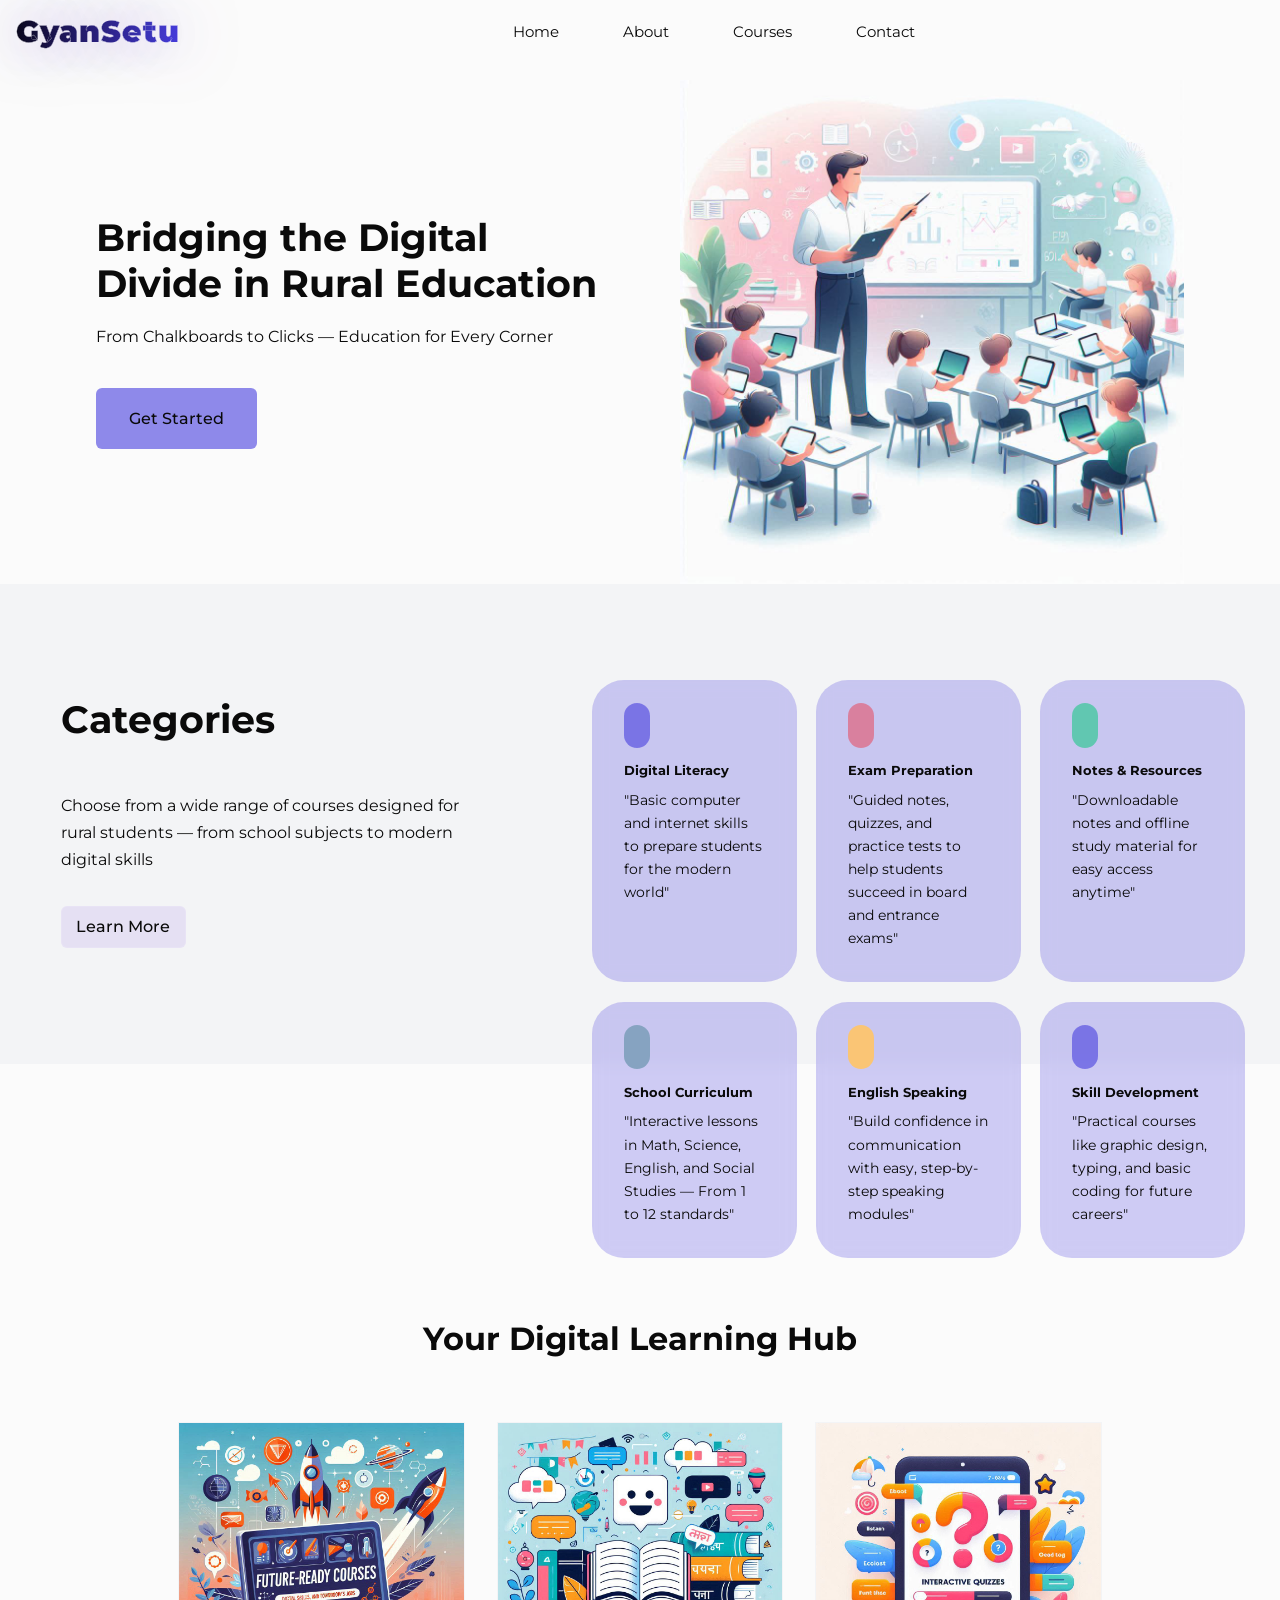
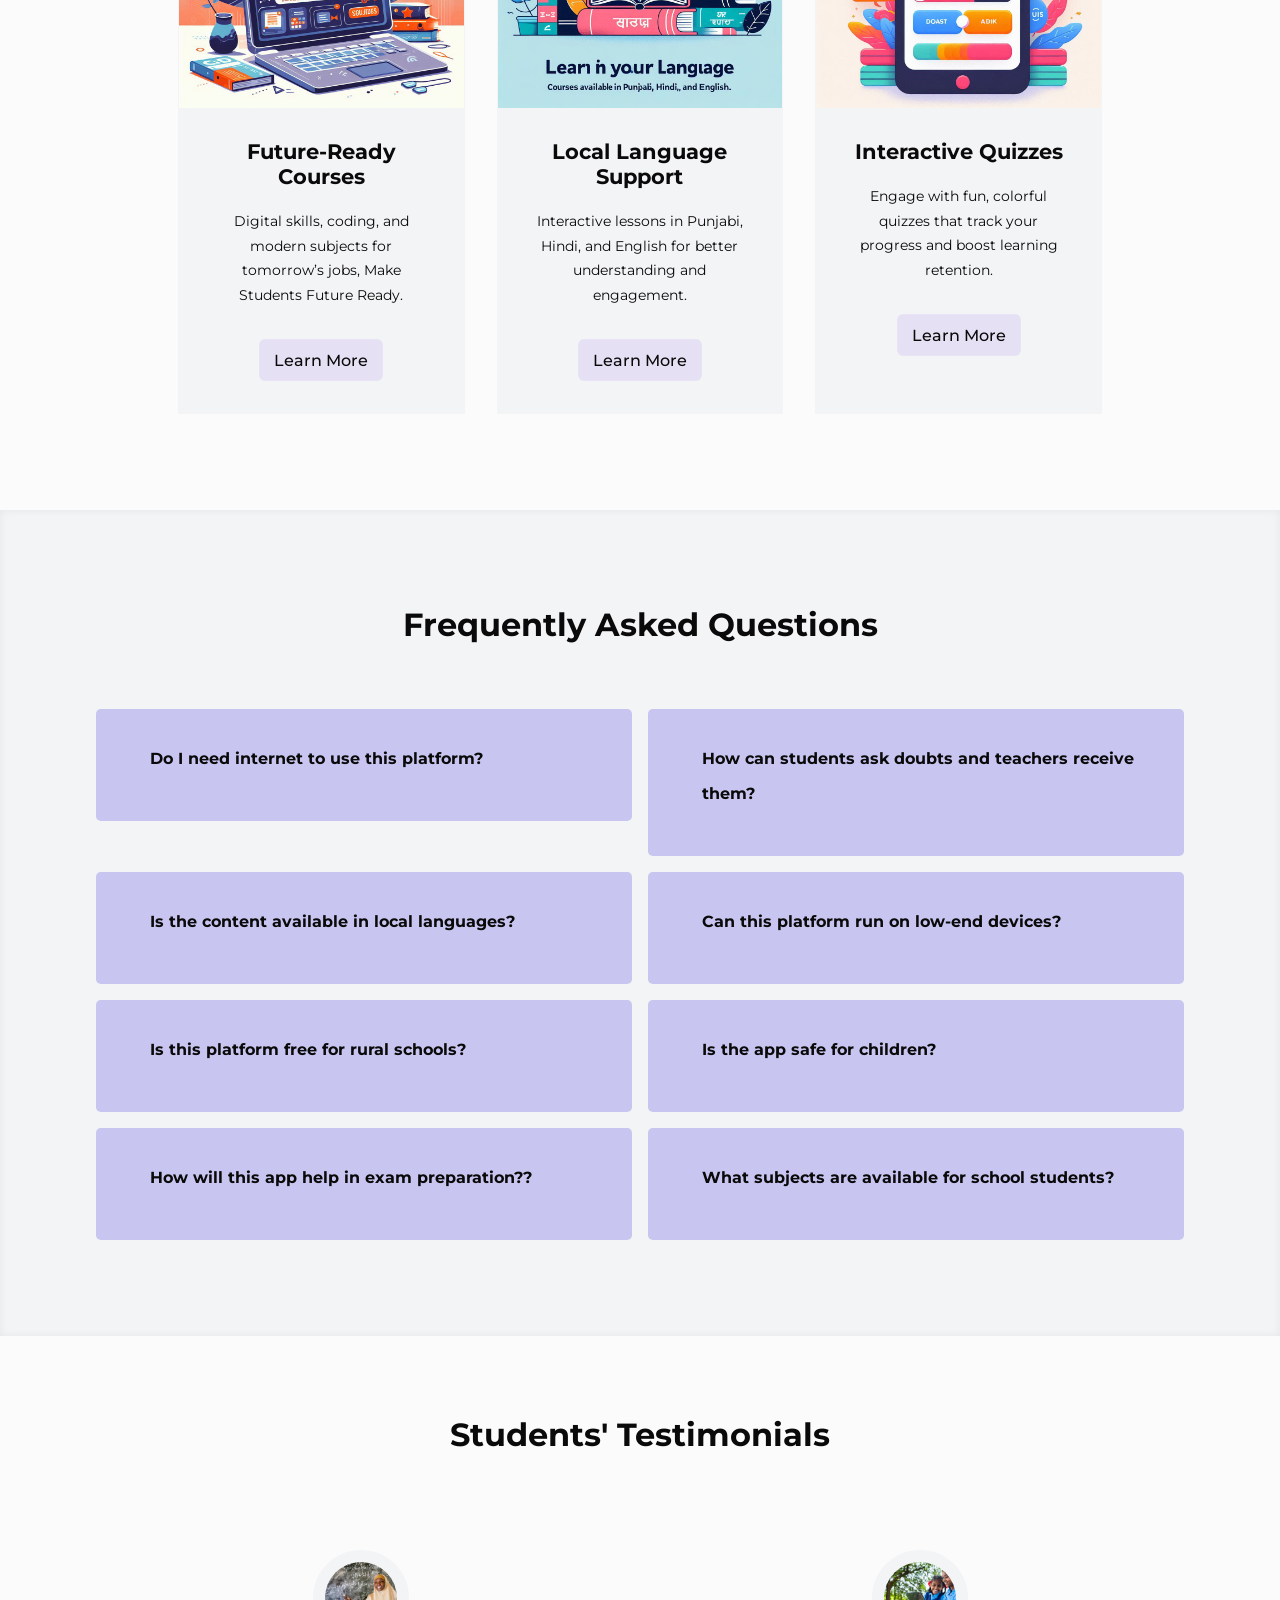
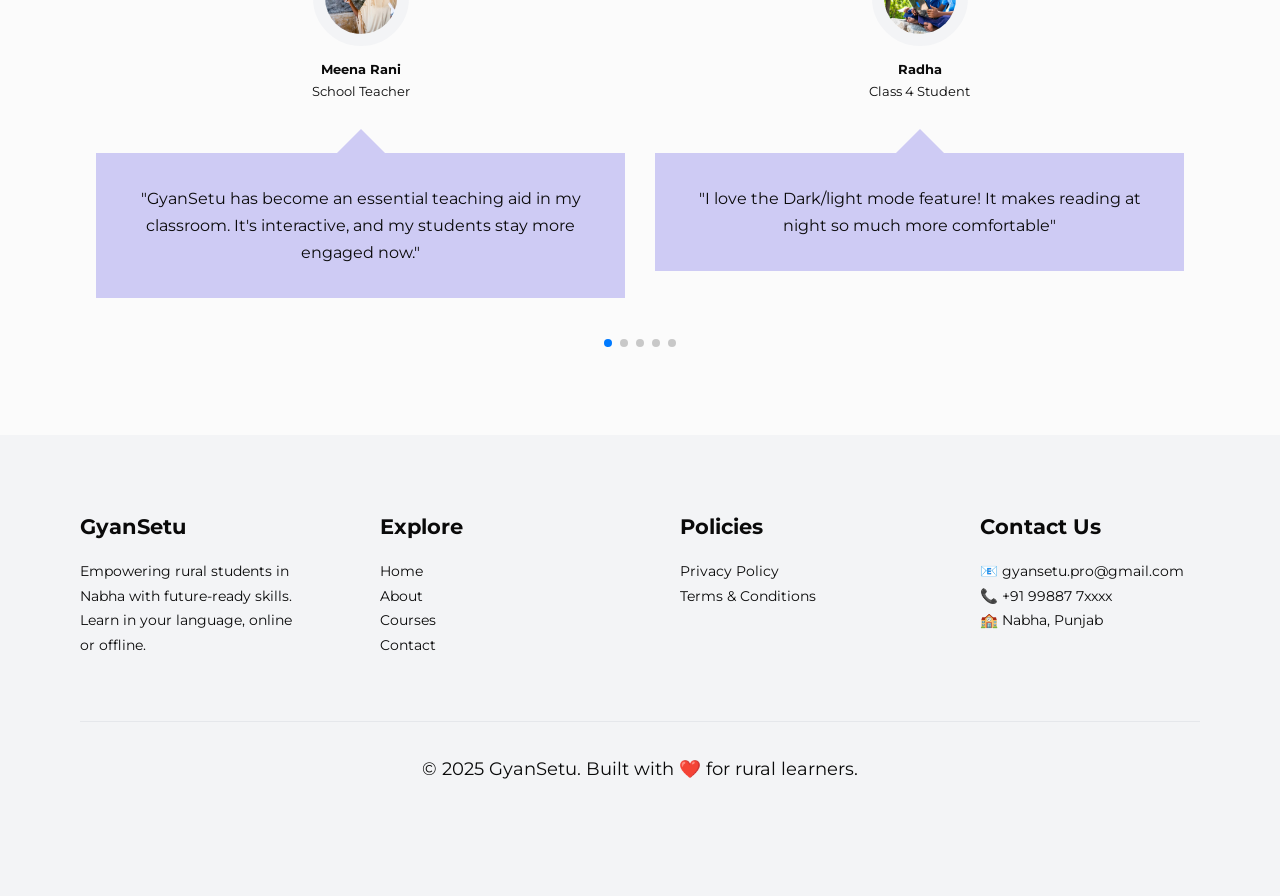
<file: main_index.html>
<!DOCTYPE html>
<html lang="en">
  <head>
    <meta charset="UTF-8" />
    <meta name="viewport" content="width=device-width, initial-scale=1.0" />
    <title>GyanSetu</title>
    <!-- CSS -->
    <link rel="stylesheet" href="css/style.css" />
    <link rel="icon" type="image/png" href="./images/favicon.png">

    <!-- Swiperjs  -->

    <link
      rel="stylesheet"
      href="https://cdn.jsdelivr.net/npm/swiper@11/swiper-bundle.min.css"
    />

    <!-- Fonts & Icons -->
    <link rel="preconnect" href="https://fonts.googleapis.com" />
    <link rel="preconnect" href="https://fonts.gstatic.com" crossorigin />
    <link
      href="https://fonts.googleapis.com/css2?family=Montserrat:ital,wght@0,100..900;1,100..900&display=swap"
      rel="stylesheet"
    />
    <link
      href="https://fonts.googleapis.com/css2?family=DM+Sans:ital,opsz,wght@0,9..40,100..1000;1,9..40,100..1000&display=swap"
      rel="stylesheet"
    />
    <link
      rel="stylesheet"
      href="https://unicons.iconscout.com/release/v4.2.0/css/line.css"
    />

    <script src="//translate.google.com/translate_a/element.js?cb=googleTranslateElementInit"></script>
  </head>

  <body class="dark">
    <!-- NAV -->
    <nav>
      <div class="nav_container">
        <a class="nav_logo" href="main_index.html">
          <h4>GyanSetu</h4>
        </a>

        <ul class="nav_menu">
          <li><a href="main_index.html">Home</a></li>
          <li><a href="about.html">About</a></li>
          <li><a href="courses.html">Courses</a></li>
          <li><a href="contact.html">Contact</a></li>
        </ul>

        <!-- Theme toggle -->
        <button id="theme-toggle" aria-label="Toggle theme"></button>
      </div>
    </nav>

    <!-- HEADER -->
    <header>
      <div class="container header_container">
        <div class="header_left">
          <h1>Bridging the Digital Divide in Rural Education</h1>
          <p>From Chalkboards to Clicks — Education for Every Corner</p>
          <a href="courses.html" class="btn btn-primary">Get Started</a>
        </div>

        <div class="header_right">
          <div class="header_right-image">
            <img
              src="./images/Designer (7).jpeg"
              alt="Illustration"
              class="theme-image light"
              loading="lazy"
            />
            <img
              src="./images/Designer (14).jpeg"
              alt="Illustration"
              class="theme-image dark"
              loading="lazy"
            />
          </div>
        </div>
      </div>
    </header>

    <!-- 888888888888888888 CATEGORIES 888888888888888888 -->

    <section class="categories">
      <div class="categories_container">
        <div class="container categories_left">
          <h1>Categories</h1>
          <p>
            Choose from a wide range of courses designed for rural students —
            from school subjects to modern digital skills
          </p>
          <a href="#" class="btn btnl">Learn More</a>
        </div>
        <div class="container categories_right">
          <article class="category">
            <span class="category_icon"
              ><i class="uil uil-desktop-alt"></i>
            </span>
            <h5>Digital Literacy</h5>
            <p>
              "Basic computer and internet skills to prepare students for the
              modern world"
            </p>
          </article>
          <article class="category">
            <span class="category_icon"><i class="uil uil-bullseye"></i> </span>
            <h5>Exam Preparation</h5>
            <p>
              "Guided notes, quizzes, and practice tests to help students
              succeed in board and entrance exams"
            </p>
          </article>
          <article class="category">
            <span class="category_icon">
              <i class="uil uil-notebooks"></i>
            </span>
            <h5>Notes & Resources</h5>
            <p>
              "Downloadable notes and offline study material for easy access
              anytime"
            </p>
          </article>
          <article class="category">
            <span class="category_icon">
              <i class="uil uil-graduation-cap"></i
            ></span>
            <h5>School Curriculum</h5>
            <p>
              "Interactive lessons in Math, Science, English, and Social Studies
              — From 1 to 12 standards"
            </p>
          </article>
          <article class="category">
            <span class="category_icon"><i class="uil uil-language"></i> </span>
            <h5>English Speaking</h5>
            <p>
              "Build confidence in communication with easy, step-by-step
              speaking modules"
            </p>
          </article>
          <article class="category">
            <span class="category_icon"
              ><i class="uil uil-brackets-curly"></i>
            </span>
            <h5>Skill Development</h5>
            <p>
              "Practical courses like graphic design, typing, and basic coding
              for future careers"
            </p>
          </article>
        </div>
      </div>
    </section>

    <!--**************** END OF CATEGORIES ************** -->

    <section class="courses">
      <div class="container couses_container">
        <h2>Your Digital Learning Hub</h2>
        <div class="container courses_container">
          <article class="course">
            <div class="course_image">
              <img
                src="./images/new11.jpeg"
                alt="Illustration"
                class="theme-image light"
                loading="lazy"
              />
              <img
                src="./images/new1.png"
                alt="Illustration"
                class="theme-image dark"
                loading="lazy"
              />
            </div>
            <div class="course_info">
              <h4>Future-Ready Courses</h4>
              <p>
                Digital skills, coding, and modern subjects for tomorrow’s jobs,
                Make Students Future Ready.
              </p>
              <a href="courses.html" class="btn btnl">Learn More </a>
            </div>
          </article>

          <article class="course">
            <div class="course_image">
              <img
                src="./images/new33.jpeg"
                alt="Illustration"
                class="theme-image light"
                loading="lazy"
              />
              <img
                src="./images/new3.png"
                alt="Illustration"
                class="theme-image dark"
                loading="lazy"
              />
            </div>
            <div class="course_info">
              <h4>Local Language Support</h4>
              <p>
                Interactive lessons in Punjabi, Hindi, and English for better
                understanding and engagement.
              </p>
              <a href="courses.html" class="btn btnl">Learn More </a>
            </div>
          </article>

          <article class="course">
            <div class="course_image">
              <img
                src="./images/new22.jpeg"
                alt="Illustration"
                class="theme-image light"
                loading="lazy"
              />
              <img
                src="./images/new2.png"
                alt="Illustration"
                class="theme-image dark"
                loading="lazy"
              />
            </div>
            <div class="course_info">
              <h4>Interactive Quizzes</h4>
              <p>
                Engage with fun, colorful quizzes that track your progress and
                boost learning retention.
              </p>
              <a href="courses.html" class="btn btnl">Learn More </a>
            </div>
          </article>
        </div>
      </div>
    </section>

    <!--**************** END OF COURSES ************** -->

    <section class="faqs">
      <h2>Frequently Asked Questions</h2>
      <div class="container faqs_container">
        <article class="faq">
          <div class="faq_icon"><i class="uil uil-angle-down"></i></div>
          <div class="question_answer">
            <h4>Do I need internet to use this platform?</h4>
            <p>
              No! Our app works offline. Once you download the content, you can
              access lessons, notes, and quizzes without internet.
            </p>
          </div>
        </article>

        <article class="faq">
          <div class="faq_icon"><i class="uil uil-angle-down"></i></div>
          <div class="question_answer">
            <h4>How can students ask doubts and teachers receive them?</h4>
            <p>
              Students can submit their doubts easily using the Contact Us
              option within the platform. All queries are automatically sent to
              the registered teacher’s email, ensuring timely guidance and
              personalized support.
            </p>
          </div>
        </article>

        <article class="faq">
          <div class="faq_icon"><i class="uil uil-angle-down"></i></div>
          <div class="question_answer">
            <h4>Is the content available in local languages?</h4>
            <p>
              Yes. Students can learn in Punjabi, Hindi, or English, making it
              easier for rural learners to understand concepts.
            </p>
          </div>
        </article>

        <article class="faq">
          <div class="faq_icon"><i class="uil uil-angle-down"></i></div>
          <div class="question_answer">
            <h4>Can this platform run on low-end devices?</h4>
            <p>
              Absolutely. The platform is optimized for entry-level smartphones
              and computers, ensuring smooth access even with poor connectivity.
            </p>
          </div>
        </article>

        <article class="faq">
          <div class="faq_icon"><i class="uil uil-angle-down"></i></div>
          <div class="question_answer">
            <h4>Is this platform free for rural schools?</h4>
            <p>
              Yes, it is designed to support government schools and rural
              communities without extra cost.
            </p>
          </div>
        </article>

        <article class="faq">
          <div class="faq_icon"><i class="uil uil-angle-down"></i></div>
          <div class="question_answer">
            <h4>Is the app safe for children?</h4>
            <p>
              Yes. The app is 100% safe, free from ads, and designed only for
              educational purposes.
            </p>
          </div>
        </article>

        <article class="faq">
          <div class="faq_icon"><i class="uil uil-angle-down"></i></div>
          <div class="question_answer">
            <h4>How will this app help in exam preparation??</h4>
            <p>
              The platform includes guided notes, practice papers, mock tests,
              and previous year question banks.
            </p>
          </div>
        </article>

        <article class="faq">
          <div class="faq_icon"><i class="uil uil-angle-down"></i></div>
          <div class="question_answer">
            <h4>What subjects are available for school students?</h4>
            <p>
              We provide interactive lessons in Math, Science, English, and
              Social Studies for classes 1–12, plus skill-based courses like
              English speaking and coding.
            </p>
          </div>
        </article>
      </div>
    </section>
    <!--************************** END OF FAQS ********************************* -->

    <section class="container testimonials_container swiper mySwiper">
      <h2>Students' Testimonials</h2>
      <div class="swiper-wrapper">
        <article class="testimonial swiper-slide">
          <div class="avatar">
            <img src="./images/stu6.jpg" alt="student1" loading="lazy" />
          </div>
          <div class="testimonial_info">
            <h5>Meena Rani</h5>
            <small>School Teacher</small>
          </div>
          <div class="testimonial_body">
            <p>
              "GyanSetu has become an essential teaching aid in my classroom.
              It's interactive, and my students stay more engaged now."
            </p>
          </div>
        </article>

        <article class="testimonial swiper-slide">
          <div class="avatar">
            <img src="./images/stu2.jpg" alt="student1" loading="lazy" />
          </div>

          <div class="testimonial_info">
            <h5>Radha</h5>
            <small>Class 4 Student</small>
          </div>
          <div class="testimonial_body">
            <p>
              "I love the Dark/light mode feature! It makes reading at night so
              much more comfortable"
            </p>
          </div>
        </article>

        <article class="testimonial swiper-slide">
          <div class="avatar">
            <img src="./images/stu3.jpg" alt="student1" loading="lazy" />
          </div>

          <div class="testimonial_info">
            <h5>Krishna kumar</h5>
            <small>Class 12 Student</small>
          </div>
          <div class="testimonial_body">
            <p>
              "I never thought I could learn coding in my village. GyanSetu made
              it possible"
            </p>
          </div>
        </article>

        <article class="testimonial swiper-slide">
          <div class="avatar">
            <img src="./images/stu5.jpg" alt="student1" loading="lazy" />
          </div>
          <div class="testimonial_info">
            <h5>Parent</h5>
            <small>of Class 6 Student</small>
          </div>
          <div class="testimonial_body">
            <p>
              "My Daughter used to fear English. After starting with GyanSetu,
              he's now writing essays on his own. It’s a huge improvement."
            </p>
          </div>
        </article>

        <article class="testimonial swiper-slide">
          <div class="avatar">
            <img src="./images/stu4.jpg" alt="student1" loading="lazy" />
          </div>

          <div class="testimonial_info">
            <h5>More Voices</h5>
            <small>Coming Soon</small>
          </div>
          <div class="testimonial_body">
            <p>
              "More stories coming soon from students in Mehas, Bhadson,
              Amargarh, and nearby schools...""
            </p>
          </div>
        </article>
      </div>
      <div class="swiper-pagination"></div>
    </section>
    <!-- ************************** END OF TESTIMONIALS ********************************* -->

    <footer>
      <div class="footer_container">
        <div class="footer_about">
          <h4>GyanSetu</h4>
          <p>
            Empowering rural students in Nabha with future-ready skills. Learn
            in your language, online or offline.
          </p>
        </div>

        <div class="footer_links">
          <h4>Explore</h4>
          <ul>
            <li><a href="index.html">Home</a></li>
            <li><a href="about.html">About</a></li>
            <li><a href="courses.html">Courses</a></li>
            <li><a href="contact.html">Contact</a></li>
          </ul>
        </div>

        <div class="footer_policy">
          <h4>Policies</h4>
          <ul>
            <li><a href="#">Privacy Policy</a></li>
            <li><a href="#">Terms & Conditions</a></li>
          </ul>
        </div>

        <div class="footer_contact">
          <h4>Contact Us</h4>
          <p>📧 gyansetu.pro@gmail.com</p>
          <p>📞 +91 99887 7xxxx</p>
          <p>🏫 Nabha, Punjab</p>
        </div>
      </div>

      <div class="footer_copyright">
        <p>© 2025 GyanSetu. Built with ❤️ for rural learners.</p>
      </div>
    </footer>

    <script src="https://cdn.jsdelivr.net/npm/swiper@11/swiper-bundle.min.js"></script>
    <script src="main.js"></script>

    <script>
      // Initialize Swiper
      var swiper = new Swiper(".mySwiper", {
        slidesPerView: 1,
        spaceBetween: 30,
        loop: true,
        autoplay: {
          delay: 2000,
          disableOnInteraction: false,
        },
        pagination: {
          el: ".swiper-pagination",
          clickable: true,
        },
        breakpoints: {
          600: {
            slidesPerView: 2,
          },
        },
      });

      // Stop autoplay initially
      swiper.autoplay.stop();

      // Trigger autoplay when testimonials section enters view
      const testimonialSection = document.querySelector(
        ".testimonials_container.mySwiper"
      );
      if (testimonialSection) {
        const observer = new IntersectionObserver(
          (entries) => {
            entries.forEach((entry) => {
              if (entry.isIntersecting) {
                swiper.autoplay.start();
              } else {
                swiper.autoplay.stop();
              }
            });
          },
          {
            threshold: 0.5, // adjust as needed
          }
        );

        observer.observe(testimonialSection);
      }
    </script>
    <script type="text/javascript">
    (function (l) {
      if (l.search[1] === "/") {
        var decoded = l.search
          .slice(1)
          .split("&")
          .map(function (s) {
            return s.replace(/~and~/g, "&");
          })
          .join("?");
        window.history.replaceState(
          null,
          null,
          l.pathname.slice(0, -1) + decoded + l.hash
        );
      }
    })(window.location);
  </script>
  </body>
</html>
</file>
<file: css/style.css>
/* =========================
   RESET
   ========================= */
* {
  margin: 0;
  padding: 0;
  border: 0;
  outline: 0;
  list-style: none;
  text-decoration: none;
  box-sizing: border-box;
}

/* =========================
   THEME VARIABLES
   - :root  = LIGHT MODE (default)
   - .dark  = DARK MODE (your original variable set)
   ========================= */

:root {
  /* Primary / action (light-mode, video-like) */
  --color-primary: #4f46e5; /* indigo-ish primary for light mode */
  --color-success: #16a34a;
  --color-warning: #fac575;
  --color-danger: #dc2626;
  --color-danger-variant: rgba(220, 38, 38, 0.8);

  /* Text & muted */
  --color-white: #0a0a0a; /* main text color for light mode (dark text) */
  --color-light: rgba(10, 10, 10, 0.6); /* muted text in light mode */
  --color-black: #ffffff;
  --color-shadow: 0 0 20px rgba(255, 255, 255, 0),
    0 0 40px rgba(77, 166, 255, 0), 0 0 60px rgba(107, 70, 193, 0.6);
  /* background (light mode uses white) */

  /* Backgrounds / surfaces */
  --color-bg: #fbfbfb; /* page background (light mode) */
  --color-bg1: #f3f4f6; /* panels / subtle surfaces */
  --color-bg2: #e5e7eb;
  --color-bg3: linear-gradient(90deg, #030303, rgb(71, 63, 224));
  --color-bg4: rgba(71, 63, 224, 0.6); /* cards / secondary surfaces */

  /* Layout */
  --container-width-lg: 85%;
  --container-width-md: 90%;
  --container-width-sm: 94%;

  --transition: all 400ms ease;
}

/* === YOUR ORIGINAL VARIABLES (used as DARK THEME) ===
   I placed your provided variable set here so toggling `.dark` will
   reproduce your project's current variable names/values (no code changes needed).
*/
.dark {
  /* palette */
  --color-primary: #473fe0; /* Neon blue (button, accents) */
  --color-success: #00c896;
  --color-warning: #fac575eb;
  --color-danger: #ff4d4d;
  --color-danger-variant: rgba(255, 77, 77, 0.8);

  --color-white: #f0f4ff; /* text */
  --color-light: rgba(255, 255, 255, 0.7); /* muted */
  --color-black: #0a0d12;
  --color-shadow: 0 0 20px rgba(255, 255, 255, 0.1),
    0 0 40px rgba(69, 93, 117, 0), 0 0 60px rgba(84, 25, 222, 0);

  /* Make the variable itself a gradient — this is the important part */
  --color-bg: #0d1a26;
  --color-bg1: #142233;
  --color-bg2: #9b30ff;
  --color-bg3: linear-gradient(90deg, #d2cbfb, #473fe0);
  --color-bg4: rgba(71, 63, 224, 0.9);

  --container-width-lg: 85%;
  --container-width-md: 90%;
  --container-width-sm: 94%;

  --transition: all 400ms ease;
}

/* =========================
   BASE / LAYOUT (kept your original rules)
   ========================= */

body {
  font-family: "Montserrat", "DM Sans", sans-serif;
  line-height: 1.7;
  color: var(--color-white);
  background: var(--color-bg);
  overflow-y: scroll; /* keeps scroll functionality */
  scrollbar-width: none; /* Firefox */
}
body::-webkit-scrollbar {
  width: 0px; /* Chrome, Safari, Edge */
  background: transparent;
}

.container {
  width: var(--container-width-lg);
  margin: 0 auto;
}

section {
  padding: 6rem 0;
}

section h2 {
  text-align: center;
  margin-bottom: 4rem;
}

h1,
h2,
h3,
h4,
h5 {
  line-height: 1.2;
}

h1 {
  font-size: 2.4rem;
}

h2 {
  font-size: 2rem;
}

h3 {
  font-size: 1.6rem;
}

h4 {
  font-size: 1.3rem;
}

a {
  color: var(--color-white);
}

img {
  width: 100%;
  display: block;
  object-fit: cover;
}
/* Base Button */
.btn {
  display: inline-block;
  padding: 1rem 2rem;
  background: rgba(168, 139, 234, 0.19);
  color: var(--color-white);
  border: 1px solid rgba(255, 255, 255, 0.1);
  font-weight: 500;
  border-radius: 6px;
  transition: all 0.3s ease;
}

/* Hover: Transparent background + white border */
.btn:hover {
  background: rgba(139, 92, 246, 0.1);
  border-color: var(--color-white);
  color: var(--color-white);
  cursor: pointer;
  font-weight: 450;
}

/* Primary Button */
.btn-primary {
  background: var(--color-bg4);
  color: var(--color-white);
  border: 1px solid transparent;
  font-weight: 500;
  border-radius: 6px;
  transition: all 0.5s ease;
}

/* Primary Hover */
.btn-primary:hover {
  background: rgba(71, 63, 224, 0.25);
  border-color: var(--color-white);
  color: var(--color-white);
  cursor: pointer;
  font-weight: 650;
}
.btnl {
  padding: 0.4rem 0.9rem;
}

#theme-toggle {
  display: inline-flex; /* make it visible */
  align-items: center;
  padding-right: 1rem;
  justify-content: center;
  background: transparent;
  border: none;
  font-size: 1.4rem; /* size of the moon/sun icon */
  color: var(--color-white); /* matches text color */
  cursor: pointer;
  transition: var(--transition);
  margin-left: 1rem; /* spacing */
}
#theme-toggle:hover {
  font-weight: 800;
}

/* 888888888888888 Navbar 888888888888888888   */

/* Light Theme (default) */
nav {
  position: fixed;
  top: 0;
  left: 0;
  width: 100vw;
  height: 4rem;
  background: transparent;
  transition: background 0.3s ease, box-shadow 0.3s ease,
    backdrop-filter 0.3s ease;
  z-index: 1000;
}

/* When scrolled */
nav.scrolled {
  background: linear-gradient(
    90deg,
    rgba(255, 255, 255, 0.6),
    rgba(230, 230, 255, 0.6),
    rgba(220, 240, 255, 0.6)
  );
  backdrop-filter: blur(8px) saturate(120%);
  -webkit-backdrop-filter: blur(8px) saturate(120%);
  border-bottom: 1px solid rgba(0, 0, 0, 0.1);
  box-shadow: 0 2px 12px rgba(0, 0, 0, 0.15);
}

/* Dark Theme */
body.dark nav.scrolled {
  background: linear-gradient(
    90deg,
    rgba(42, 15, 78, 0.6),
    rgba(28, 27, 90, 0.6),
    rgba(13, 26, 38, 0.6)
  );
  backdrop-filter: blur(12px) saturate(150%);
  -webkit-backdrop-filter: blur(12px) saturate(150%);
  border-bottom: 1px solid rgba(255, 255, 255, 0.1);
  box-shadow: 0 4px 20px rgba(0, 0, 0, 0.3);
}

.nav_container {
  height: 100%;
  display: flex;
  justify-content: space-between;
  align-items: center;
}
.nav_menu {
  display: flex;
  align-items: center;
  gap: 4rem;
}

.nav_menu a {
  font-size: 0.95rem;
  transition: var(--transition);
}

.nav_menu a:hover {
  font-weight: 700;
  /* color: #716afd; */
}

.nav_logo h4 {
  font-size: 1.9rem;
  padding-left: 1rem;
  -webkit-text-stroke: 0.2px var(--color-black); /* white outline around text */
  text-shadow: 0.2px var(--color-black);
  font-weight: 900;
  background: var(--color-bg3);
  -webkit-background-clip: text;
  background-clip: text;
  -webkit-text-fill-color: transparent;
  text-shadow: var(--color-shadow);
  -webkit-font-smoothing: antialiased;
  -moz-osx-font-smoothing: grayscale;
  transition: var(--transition);
  letter-spacing: 1px;
  cursor: pointer;
}

.nav_logo h4:hover {
  text-shadow: 0 0 15px rgba(77, 166, 255, 0.371);
}
/* 888888888888888888888888888 Header 8888888888888888888888888888888888888 */
.theme-image {
  display: none;
  width: 100%;
  height: auto;
}

body:not(.dark) .theme-image.light {
  display: block;
}

body.dark .theme-image.dark {
  display: block;
}

header {
  position: relative;
  top: 5rem;
  overflow: hidden;
  margin-bottom: 5rem;
}

.header_container {
  display: grid;
  grid-template-columns: 1fr 1fr;
  align-items: center;
  gap: 5rem;
  height: 100%;
}
.header_left p {
  margin: 1rem 0 2.4rem;
}
/* 888888888888888888 CATERORIES 888888888888888888 */

.categories {
  background: var(--color-bg1);
  height: 30rem;
}
.categories h1 {
  line-height: 5rem;
  margin-bottom: 1rem;
}
.categories_container {
  display: grid;
  grid-template-columns: 40% 60%;
  gap: 4rem;
}
.categories_left {
  margin-right: 1rem;
}

.categories_left p {
  margin: 2rem 0 2rem;
}
.categories_right {
  display: grid;
  grid-template-columns: repeat(3, 1fr);
  gap: 1.2rem;
  margin-left: 1rem;
}
.category {
  background: rgba(71, 63, 224, 0.25);
  backdrop-filter: blur(8px);
  -webkit-backdrop-filter: blur(8px);
  padding: 2rem;
  border-radius: 2rem;
  transition: var(--transition);
}
/* BOX SHADOW EFFECT */
.category:hover {
  box-shadow: 0 3rem 3rem rgba(0, 0, 0, 0.3);
  z-index: 1;
}

.category:nth-child(2) .category_icon {
  background: #d9809e;
}
.category:nth-child(3) .category_icon {
  background: #61c7b1;
}
.category:nth-child(4) .category_icon {
  background: #86a3c1;
}
.category:nth-child(5) .category_icon {
  background: var(--color-warning);
}
.category_icon {
  background: var(--color-bg4);
  padding: 0.8rem;
  border-radius: 0.9rem;
}
.dark .category_icon {
  background: var(--color-primary);
}
.category h5 {
  margin: 1.5rem 0 0.6rem;
}
.category p {
  font-size: 0.85rem;
}

/* 8888888888888888888 Lorem Courses 888888888888888888 */
.courses {
  margin-top: 10rem;
}
.courses_container {
  display: grid;
  grid-template-columns: repeat(3, 1fr);
  gap: 2rem;
}
.course {
  background: var(--color-bg1);
  text-align: center;
  border: 1px solid transparent;
  transition: var(--transition);
}
.course:hover {
  background: transparent;
  border-color: var(--color-primary);
}
.course_info {
  padding: 2rem;
}
.course_info p {
  margin: 1.2rem 0 2rem;
  font-size: 0.9rem;
}

/* ***********************FAQ ***********************/
.faqs {
  background: var(--color-bg1); /* Light background */
  box-shadow: inset 0 0 0.5rem rgba(0, 0, 0, 0.06);
}
.dark .faqs {
  box-shadow: inset 0 0 3rem rgba(0, 0, 0, 0.5);
}
.faqs_container {
  display: grid;
  grid-template-columns: 1fr 1fr;
  gap: 1rem;
}
.faq {
  padding: 2rem;
  display: flex;
  align-items: center;
  gap: 1.4rem;
  height: fit-content;
  cursor: pointer;
  background: rgba(71, 63, 224, 0.25);
  border-radius: 0.3rem;
}
.faq h4 {
  font-size: 1rem;
  line-height: 2.2;
}
.faq_icon {
  align-self: flex-start;
  font-size: 1.3rem;
}
.faq p {
  margin-top: 0.8rem;
  max-height: 0;
  overflow: hidden;
  opacity: 0;
  transition: max-height 0.5s ease, opacity 0.5s ease;
}

.faq.open p {
  max-height: 200px;
  opacity: 1;
}

/* **************************  FAQ END ********************************* */

.testimonials_container {
  overflow-x: hidden;
  position: relative;
  margin-bottom: 5rem;
  margin-top: 5rem;
}
.testimonial {
  padding-top: 2rem;
}
.testimonial_info {
  text-align: center;
}
.avatar {
  width: 6rem;
  height: 6rem;
  border-radius: 50%;
  overflow: hidden;
  margin: 0 auto 1rem;
  border: 0.8rem solid var(--color-bg1);
}
.avatar img {
  width: 100%;
  height: 100%;
  object-fit: cover;
  display: block;
}
.testimonial_body {
  background: #473fe040;
  padding: 2rem;
  margin-top: 3rem;
  position: relative;
  text-align: center;
  z-index: 11;
}
.testimonial_body::before {
  content: "";
  position: absolute;
  top: -1.5rem;
  left: 50%;
  transform: translateX(-50%);
  width: 0;
  height: 0;
  border-left: 1.5rem solid transparent;
  border-right: 1.5rem solid transparent;
  border-bottom: 1.5rem solid #473fe040;
}
.swiper-pagination {
  position: relative !important;
  margin-top: 3rem;
  z-index: 1;
  width: 100%;
  display: flex;
  justify-content: center;
}
/* ******************* FOOTER ***************** */
footer {
  background: var(--color-bg1);
  padding: 5rem;
  font-size: 0.9rem;
}
.footer_container {
  display: grid;
  grid-template-columns: repeat(4, 1fr);
  gap: 5rem;
}
.footer_container a:hover {
  text-decoration: underline;
}
.footer_container > div h4 {
  margin-bottom: 1.2rem;
}
.footer_1 p {
  margin: 0 0 2rem;
}
.footer_copyright {
  text-align: center;
  margin-top: 4rem;
  padding: 2rem 0;
  border-top: 1px solid var(--color-bg2);
  font-size: 1.1rem;
}

/* =========================
   MEDIA QUERIES
   ========================= */
   @media screen and (max-width: 1024px) {
    .container {
      width: var(--container-width-md);
    }
    h1 {
      font-size: 2.2rem;
    }
    h2 {
      font-size: 1.7rem;
    }
    h3 {
      font-size: 1.4rem;
    }
    h4 {
      font-size: 1.2rem;
    }

   nav button {
    display: inline-block;
    background: transparent;
    font-size: 1.8rem;
    color: var(--color-white);
    cursor: pointer;
   }
  
}
</file>
<file: css/about.css>
/******************* Achievements********************************** */
.about_achievements {
  margin-top: 3rem;
}   

.about_achievements-container{
    display: grid;
    grid-template-columns: 40% 60%;
    gap: 5rem;
}

.about_achievements-right > p{
    margin: 1.6rem 0 2.5rem;
}

.achievements_cards{
    display: grid;
    grid-template-columns: repeat(3, 1fr);
    gap: 1.5rem;
}
.achievement_card {
    background: var(--color-bg1);
    padding: 1.6rem;
    border-radius: 1rem;
    text-align: center;
    transition: var(--transition);
}

.achievement_card:hover{
    box-shadow: 0 3rem 3rem rgba(0, 0, 0, 0.3);
}
.achievement_icon {
    display: inline-block;
    background: rgba(71, 63, 224, 0.25);
    padding: 0.6rem;
    border-radius: 1rem;
    font-size: 2rem;
    margin-bottom: 2rem;
}
.achievement_card:nth-child(1) .achievement_icon {
    background: #d9809e;
}
.achievement_card:nth-child(2) .achievement_icon {
    background: #61c7b1;
}
.achievement_card p{
    margin-top: 1rem;
}



/******************* TEAM ********************************** */
.team{
    background: var(--color-bg1);
    box-shadow: inset 0 0 3rem rgba(0, 0, 0, 0.5);
}
.dark .team{
    background: var(--color-bg1);
    /* box-shadow: inset 0 0 3rem rgba(0, 0, 0, 0.5); */
}

.team_container{
    display: grid;
    grid-template-columns: repeat(4, 1fr);
    gap: 2rem;
}
.team_member {
    border-radius: 10px;
    background: var(--color-bg);
    padding: 2rem;
    border: 1px solid transparent;
    transition: var(--transition);
    position: relative;
    overflow: hidden;
}
.team_member:hover{
    background: transparent;
    border-color: var(--color-primary);
    

}
.team_member-image img{
    filter: saturate(0);
}
.team_member:hover img{
    filter: saturate(1);
}

.team_member-info * {
    text-align: center;
    margin-top: 1.4rem;
}
.team_member-info p{
    color: var(--color-light);
}

.team_member-socials{
    transform: translateY(-50%);
    position: absolute;
    top: 50%;
    right: -100%;
    display: flex;
    flex-direction: column;
    background: rgba(71, 63, 224, 0.25);
    border-radius: 1rem 0 0 1rem;
    box-shadow: -2rem 0 2rem rgba(0, 0, 0, 0.3);
    transition: var(--transition);
      backdrop-filter: blur(10px);
  -webkit-backdrop-filter: blur(10px);
}
.team_member:hover .team_member-socials{
    right: 0;

}
.team_member-socials a{
    padding: 1rem;
}
</file>
<file: css/contact.css>
.contact_container{
    background: var(--color-bg1);
    padding: 4rem;
    display: grid;
    grid-template-columns: 40% 60%;
    gap: 4rem;
    height: 30rem;
    margin: 7rem auto;
    border-radius: 1rem;
}
.contact_aside{
    background: #C8C7F0;
    padding: 3rem;
    border-radius: 1rem;
    position: relative;
     backdrop-filter: blur(8px);
  -webkit-backdrop-filter: blur(8px);
  bottom: 10rem;
}
.dark .contact_aside{
    background: #21295E;
     backdrop-filter: blur(8px);
  -webkit-backdrop-filter: blur(8px);
}
.aside_image{
    margin-bottom: 1rem;
}
.contact_aside h2{
    text-align: left;
    margin-bottom: 1rem;
}
.contact_aside p{
    font-size: 0.9rem;
    margin-bottom: 2rem;
}
.contact_details li{
    display: flex;
    gap: 1rem;  
    align-items: center;
    margin-bottom: 1rem;
}
.contact_socials{
    display: flex;
    gap: 0.8rem;
    margin-top: 3rem;
}
.contact_socials a{
    background: var(--color-bg2);
    padding: 0.5rem;
    border-radius: 50%;
    font-size: 0.9rem;
    transition: var(--transition);
}
.dark .contact_socials a{
    background: var(--color-bg);
}
.contact_socials a:hover{
    background: transparent;
}
 

/* ****************Form***************** */

.contact_form{
    display: flex;
    flex-direction: column;
    gap: 1.2rem;
    margin-right: 4rem;
}
.form_name{
    display: flex;
    gap: 1.2rem;
}
.contact_form input[type="text"]{
    width: 50%;

}
input, textarea{
    width: 100%;
    padding: 1rem;
    background: var(--color-bg);
    color: var(--color-white);
}
.contact_form .btn{
    width: max-content;
    margin-top: 1rem;
    cursor: pointer;
}
</file>
